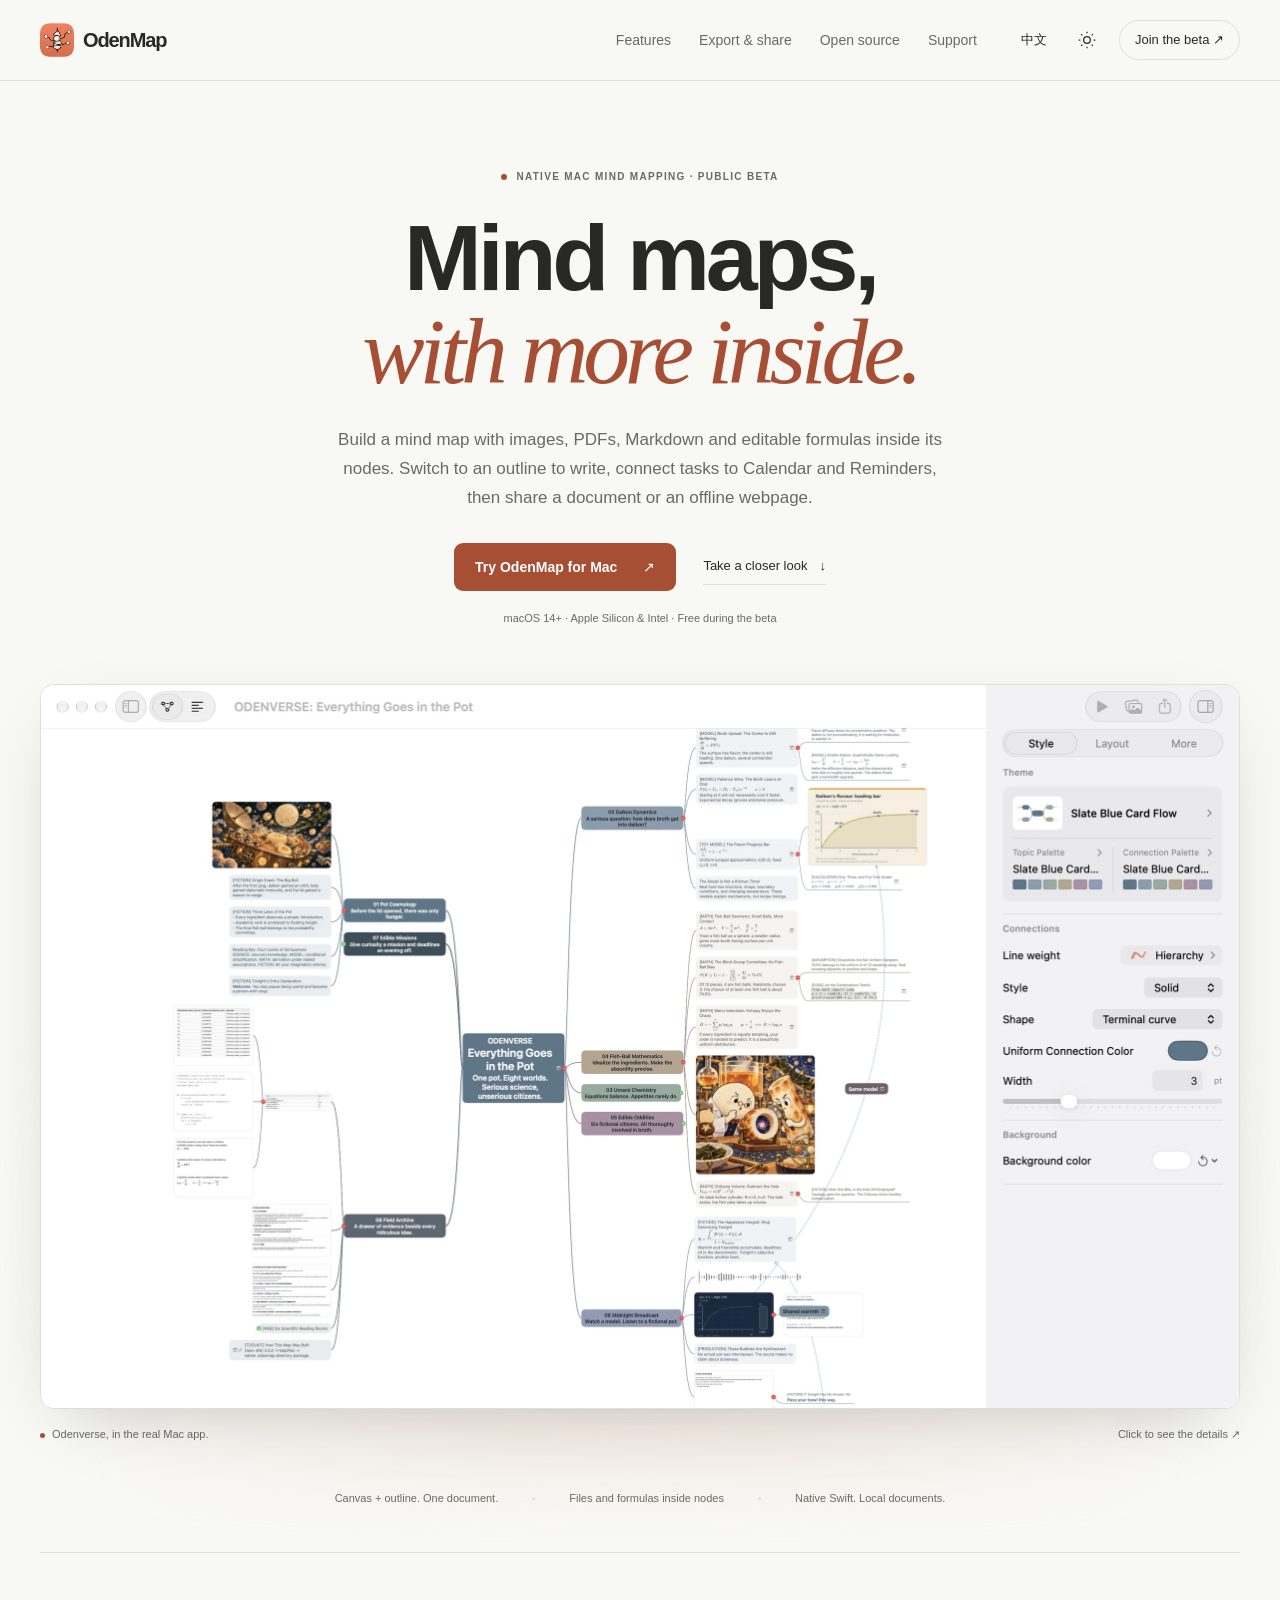
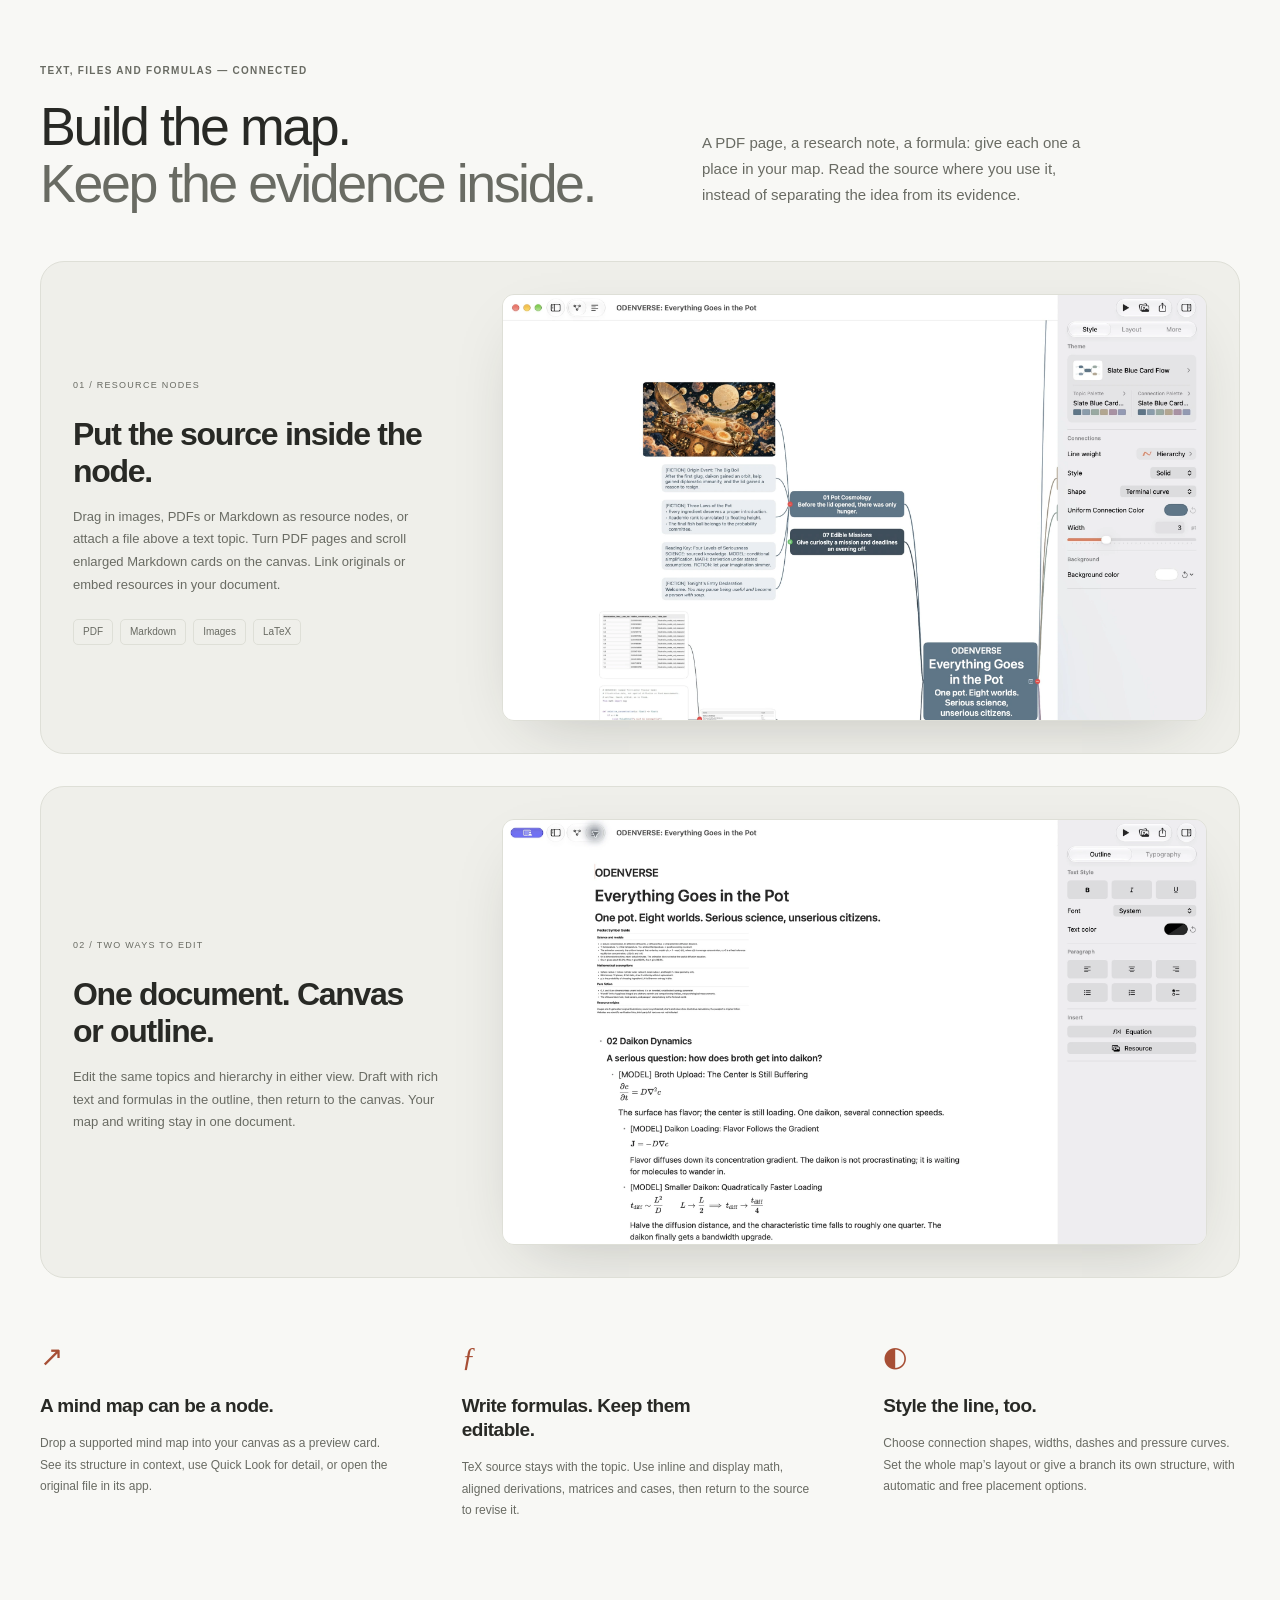
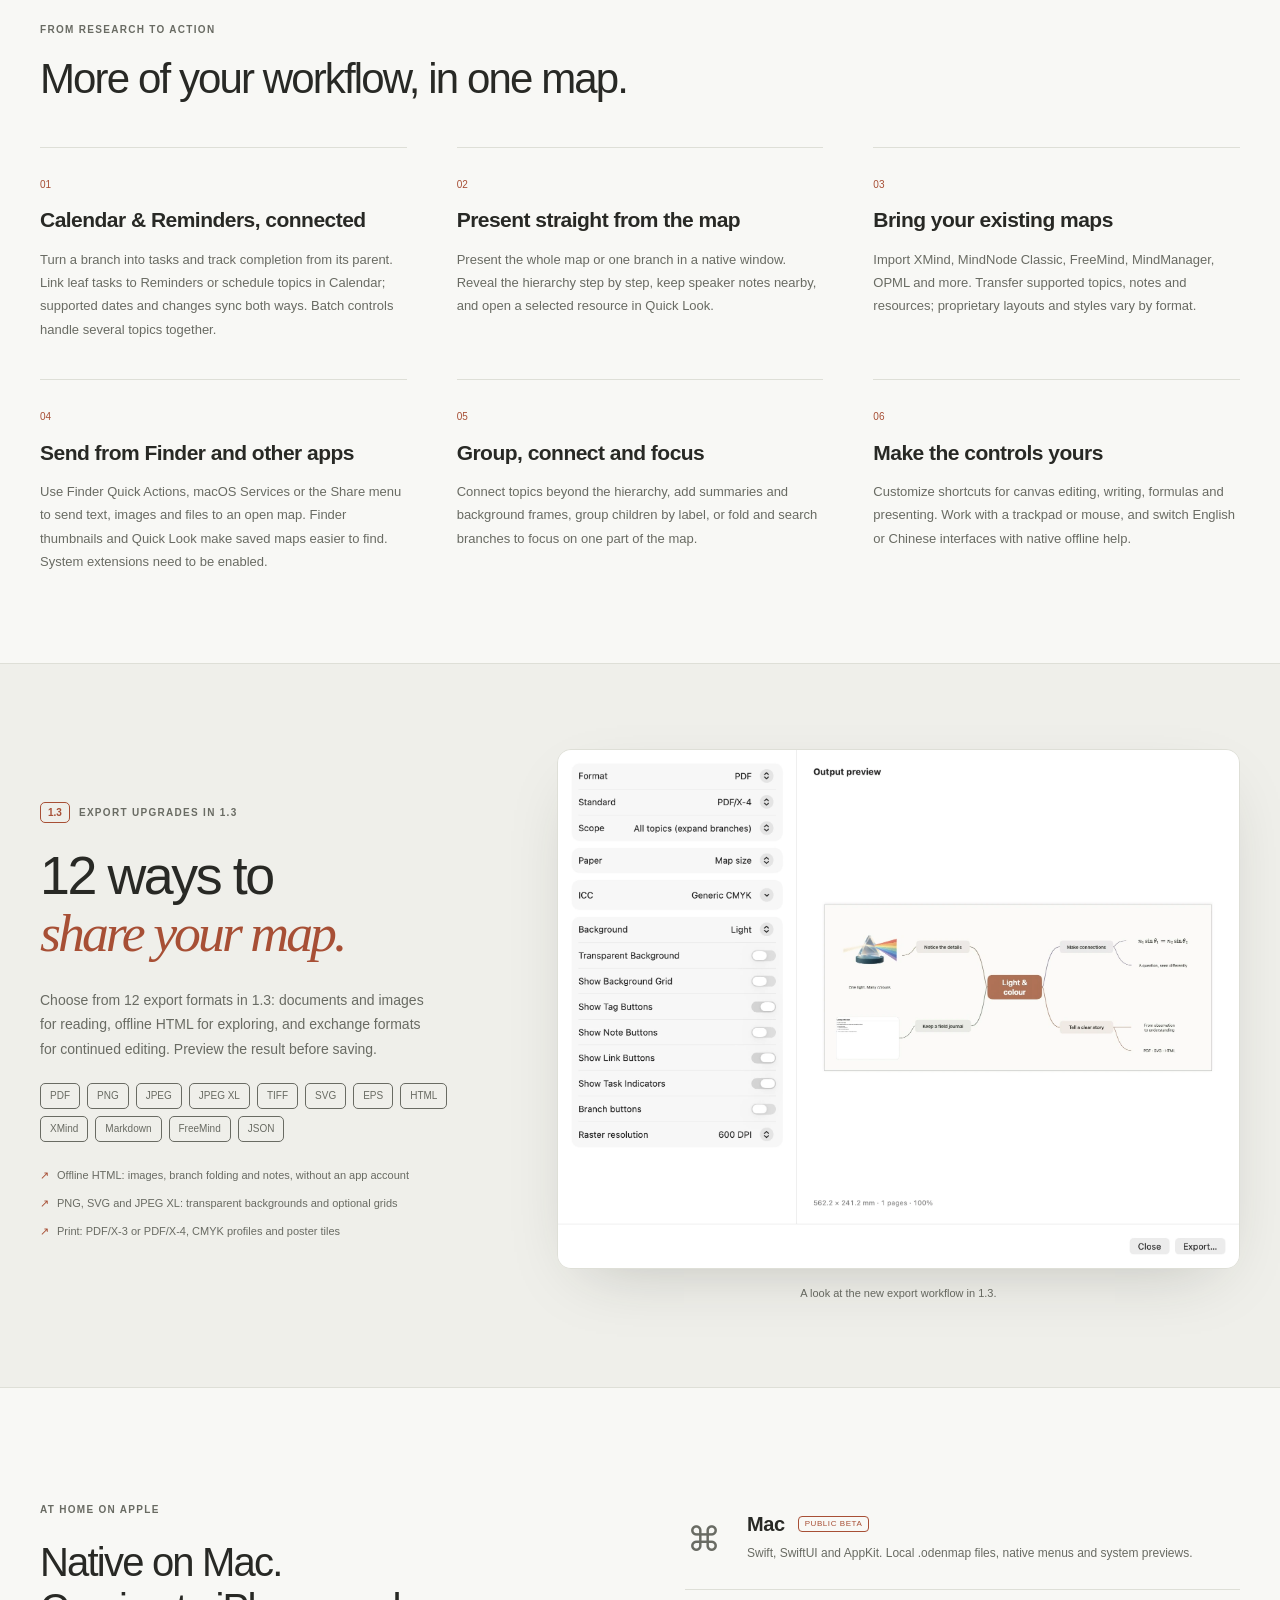
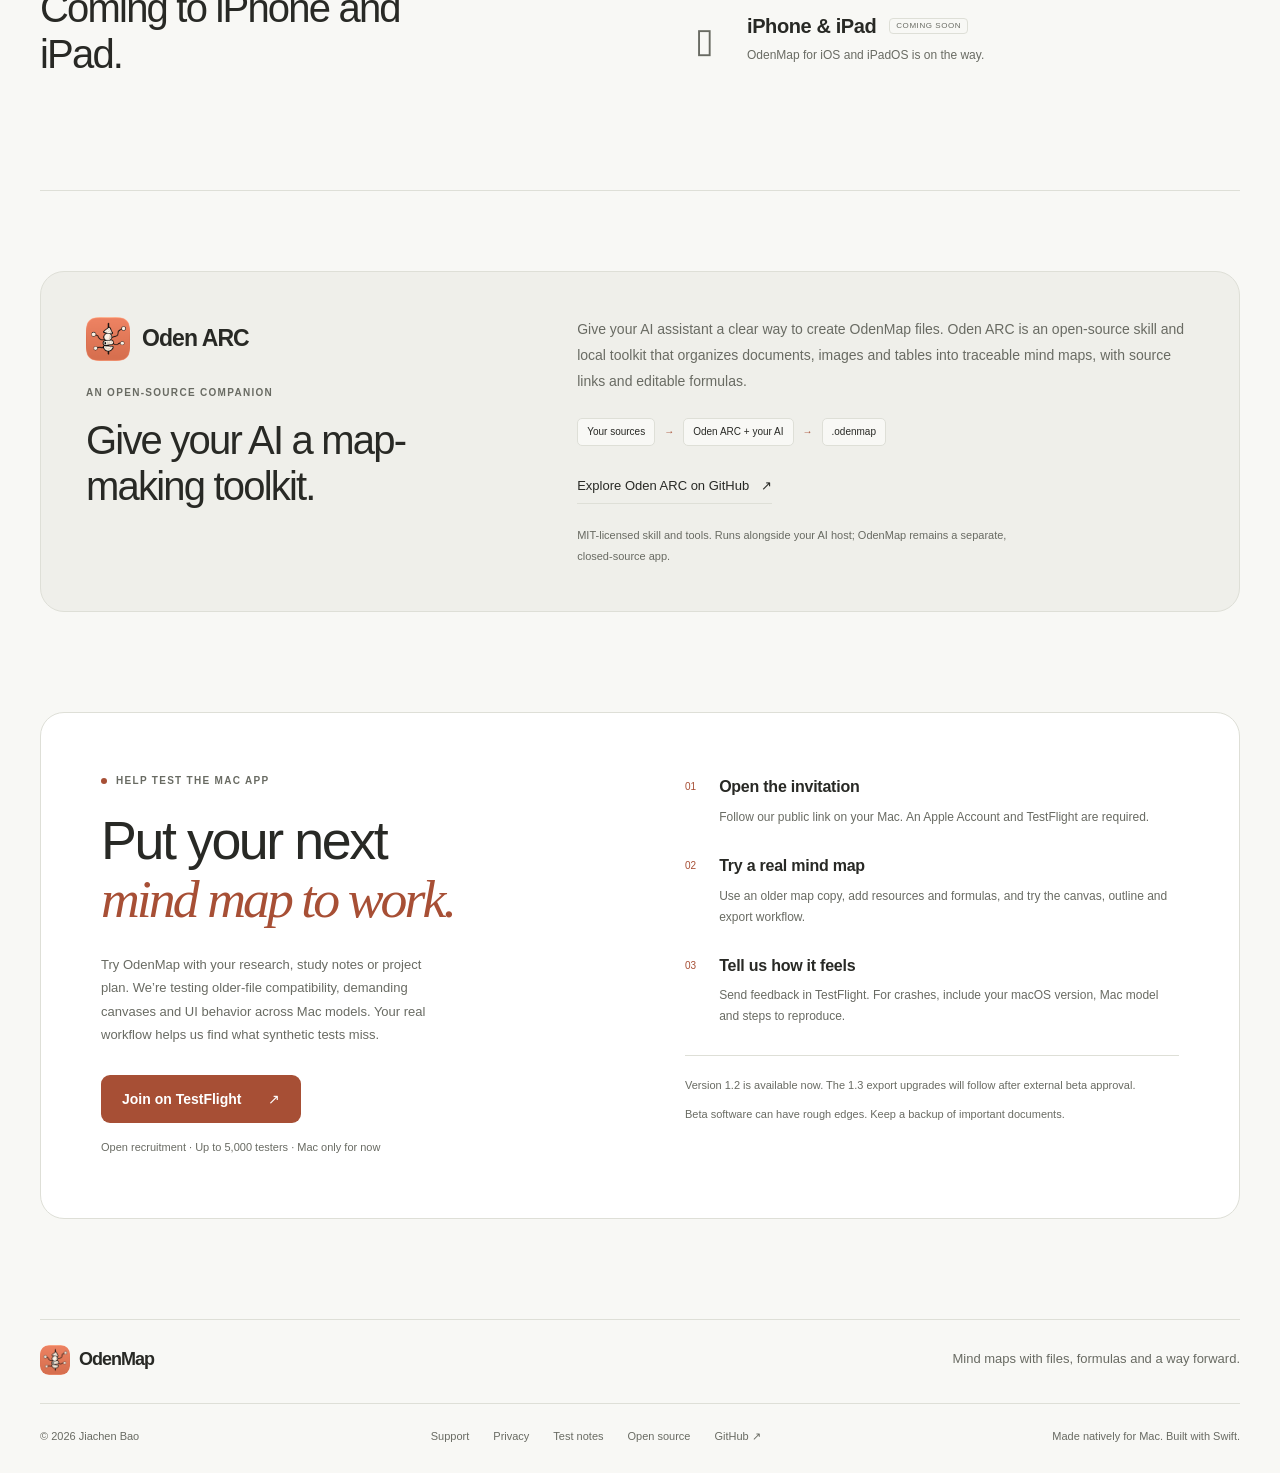
<file: index.html>
<!doctype html>
<html lang="en" data-lang="en"><head><meta charset="utf-8"><meta name="viewport" content="width=device-width,initial-scale=1">
<title>OdenMap — Native mind maps for Mac</title><meta name="description" content="A native Mac mind mapping app with resource nodes, editable formulas, canvas and outline views, and Calendar and Reminders integration. Join the public beta."><meta name="theme-color" content="#f8f8f5"><meta name="color-scheme" content="light dark"><meta property="og:title" content="OdenMap — Native mind maps for Mac"><meta property="og:description" content="Native Mac mind maps with files, formulas, tasks and an outline view. Join the TestFlight beta."><meta property="og:image" content="https://baojiachen0214.github.io/oden-website/assets/odenverse-canvas-en-light.webp">
<link rel="icon" href="assets/icon.png"><link rel="stylesheet" href="styles.css?v=5"><script defer src="site.js?v=5"></script><script>try{let q=new URLSearchParams(location.search).get('lang'),l=q==='zh'||q==='en'?q:localStorage.getItem('oden-lang')||'en',t=localStorage.getItem('oden-theme')||'system';document.documentElement.dataset.lang=l==='zh'?'zh':'en';document.documentElement.lang=l==='zh'?'zh-Hans':'en';document.documentElement.dataset.theme=t;document.documentElement.dataset.scheme=t==='dark'||t==='system'&&matchMedia('(prefers-color-scheme:dark)').matches?'dark':'light'}catch(e){document.documentElement.dataset.lang='en';document.documentElement.dataset.scheme=matchMedia('(prefers-color-scheme:dark)').matches?'dark':'light'}</script></head>
<body class="landing"><a class="skip-link" href="#main" data-i18n="skip">Skip to content</a>
<header class="site-header"><div class="header-inner">
<a class="brand" href="index.html" data-local><img src="assets/icon.png" width="34" height="34" alt=""><span>OdenMap</span></a>
<nav class="desktop-nav" aria-label="Main navigation"><a href="index.html#features" data-local data-i18n="navFeatures">Features</a><a href="index.html#share" data-local data-i18n="navExport">Export &amp; share</a><a href="index.html#open-source" data-local data-i18n="openSource">Open source</a><a href="support.html" data-local data-i18n="support">Support</a></nav>
<div class="header-controls"><button class="language-control" id="language-switch" type="button" aria-label="切换到简体中文">中文</button><details class="appearance"><summary aria-label="Appearance"><svg viewBox="0 0 24 24" fill="none" stroke="currentColor" stroke-width="1.5" aria-hidden="true"><circle cx="12" cy="12" r="4"/><path d="M12 2v2m0 16v2M2 12h2m16 0h2M5 5l1.4 1.4m11.2 11.2L19 19M5 19l1.4-1.4M17.6 6.4L19 5"/></svg></summary><div class="appearance-menu"><span data-i18n="appearance">Appearance</span><button type="button" data-theme-choice="system" data-i18n="system">System</button><button type="button" data-theme-choice="light" data-i18n="light">Light</button><button type="button" data-theme-choice="dark" data-i18n="dark">Dark</button></div></details><a class="nav-join" data-beta href="https://testflight.apple.com/join/yeJwCNAr" data-i18n="navJoin">Join the beta ↗</a></div>
</div></header><main id="main">
<section class="hero wrap"><div class="hero-intro"><div class="eyebrow"><span class="status-dot"></span><span data-i18n="heroEyebrow">NATIVE MAC MIND MAPPING · PUBLIC BETA</span></div><h1><span data-i18n="heroA">Mind maps,</span><br><em data-i18n="heroB">with more inside.</em></h1><p class="hero-lead" data-i18n="heroLead">Build a mind map with images, PDFs, Markdown and editable formulas inside its nodes. Switch to an outline to write, connect tasks to Calendar and Reminders, then share a document or an offline webpage.</p><div class="hero-actions"><a class="button primary" data-beta href="https://testflight.apple.com/join/yeJwCNAr"><span data-i18n="join">Try OdenMap for Mac</span><span aria-hidden="true">↗</span></a><a class="quiet-link" href="#features"><span data-i18n="takeLook">Take a closer look</span><span aria-hidden="true">↓</span></a></div><p class="availability" data-i18n="macRequirements">macOS 14+ · Apple Silicon & Intel · Free during the beta</p></div>
<div class="hero-showcase"><div class="hero-glow" aria-hidden="true"></div><button type="button" class="shot-button hero-shot" data-zoom aria-label="View full screenshot"><img class="product-shot" src="assets/odenverse-canvas-en-light.webp" data-shot="canvas" alt="Odenverse in OdenMap, with the native toolbar and right-hand style inspector" loading="eager" fetchpriority="high" decoding="async" width="2400" height="1450"></button><div class="shot-caption"><span><span class="caption-dot"></span><span data-i18n="actualApp">Odenverse, in the real Mac app.</span></span><span data-i18n="enlarge">Click to see the details ↗</span></div></div>
</section>
<div class="principles wrap"><span data-i18n="nativeMac">Canvas + outline. One document.</span><i></i><span data-i18n="localFiles">Files and formulas inside nodes</span><i></i><span data-i18n="swiftBuilt">Native Swift. Local documents.</span></div>
<section class="features wrap" id="features"><div class="section-heading"><p class="eyebrow" data-i18n="featureEyebrow">TEXT, FILES AND FORMULAS — CONNECTED</p><h2><span data-i18n="featureA">Build the map.</span><br><span class="muted" data-i18n="featureB">Keep the evidence inside.</span></h2><p class="section-lead" data-i18n="featureLead">A PDF page, a research note, a formula: give each one a place in your map. Read the source where you use it, instead of separating the idea from its evidence.</p></div>
<div class="feature-grid"><article class="feature-card resources-card"><div class="card-copy"><span class="feature-index">01 / <span data-i18n="resourcesLabel">RESOURCE NODES</span></span><h3 data-i18n="resourcesTitle">Put the source inside the node.</h3><p data-i18n="resourcesBody">Drag in images, PDFs or Markdown as resource nodes, or attach a file above a text topic. Turn PDF pages and scroll enlarged Markdown cards on the canvas. Link originals or embed resources in your document.</p><div class="format-tags"><span>PDF</span><span>Markdown</span><span data-i18n="imagesTag">Images</span><span>LaTeX</span></div></div><button type="button" class="shot-button " data-zoom aria-label="View full screenshot"><img class="product-shot" src="assets/odenverse-resources-en-light.webp" data-shot="resources" alt="An embedded Odenverse illustration and connected topics in the native Mac canvas" loading="lazy" decoding="async" width="2400" height="1450"></button></article>
<article class="feature-card writing-card"><div class="card-copy"><span class="feature-index">02 / <span data-i18n="writingLabel">TWO WAYS TO EDIT</span></span><h3 data-i18n="writingTitle">One document. Canvas or outline.</h3><p data-i18n="writingBody">Edit the same topics and hierarchy in either view. Draft with rich text and formulas in the outline, then return to the canvas. Your map and writing stay in one document.</p></div><button type="button" class="shot-button " data-zoom aria-label="View full screenshot"><img class="product-shot" src="assets/odenverse-writing-en-light.webp" data-shot="writing" alt="OdenMap structured writing view with topics and notes" loading="lazy" decoding="async" width="2400" height="1450"></button></article></div>
<div class="details-grid"><article><span class="detail-icon" aria-hidden="true">↗</span><h3 data-i18n="connectTitle">A mind map can be a node.</h3><p data-i18n="connectBody">Drop a supported mind map into your canvas as a preview card. See its structure in context, use Quick Look for detail, or open the original file in its app.</p></article><article><span class="detail-icon equation-icon" aria-hidden="true">ƒ</span><h3 data-i18n="mathTitle">Write formulas. Keep them editable.</h3><p data-i18n="mathBody">TeX source stays with the topic. Use inline and display math, aligned derivations, matrices and cases, then return to the source to revise it.</p></article><article><span class="detail-icon" aria-hidden="true">◐</span><h3 data-i18n="styleTitle">Style the line, too.</h3><p data-i18n="styleBody">Choose connection shapes, widths, dashes and pressure curves. Set the whole map’s layout or give a branch its own structure, with automatic and free placement options.</p></article></div>
</section>
<section class="capabilities wrap"><p class="eyebrow" data-i18n="capEyebrow">FROM RESEARCH TO ACTION</p><h2 data-i18n="capTitle">More of your workflow, in one map.</h2><div class="capability-grid"><article><span class="cap-index">01</span><h3 data-i18n="capTasksTitle">Calendar &amp; Reminders, connected</h3><p data-i18n="capTasksBody">Turn a branch into tasks and track completion from its parent. Link leaf tasks to Reminders or schedule topics in Calendar; supported dates and changes sync both ways. Batch controls handle several topics together.</p></article><article><span class="cap-index">02</span><h3 data-i18n="capPresentTitle">Present straight from the map</h3><p data-i18n="capPresentBody">Present the whole map or one branch in a native window. Reveal the hierarchy step by step, keep speaker notes nearby, and open a selected resource in Quick Look.</p></article><article><span class="cap-index">03</span><h3 data-i18n="capImportTitle">Bring your existing maps</h3><p data-i18n="capImportBody">Import XMind, MindNode Classic, FreeMind, MindManager, OPML and more. Transfer supported topics, notes and resources; proprietary layouts and styles vary by format.</p></article><article><span class="cap-index">04</span><h3 data-i18n="capShareTitle">Send from Finder and other apps</h3><p data-i18n="capShareBody">Use Finder Quick Actions, macOS Services or the Share menu to send text, images and files to an open map. Finder thumbnails and Quick Look make saved maps easier to find. System extensions need to be enabled.</p></article><article><span class="cap-index">05</span><h3 data-i18n="capOrganizeTitle">Group, connect and focus</h3><p data-i18n="capOrganizeBody">Connect topics beyond the hierarchy, add summaries and background frames, group children by label, or fold and search branches to focus on one part of the map.</p></article><article><span class="cap-index">06</span><h3 data-i18n="capControlTitle">Make the controls yours</h3><p data-i18n="capControlBody">Customize shortcuts for canvas editing, writing, formulas and presenting. Work with a trackpad or mouse, and switch English or Chinese interfaces with native offline help.</p></article></div></section>
<section class="export-section" id="share"><div class="export-inner wrap"><div class="export-copy"><p class="eyebrow"><span class="new-label">1.3</span><span data-i18n="exportEyebrow">EXPORT UPGRADES IN 1.3</span></p><h2><span data-i18n="exportA">12 ways to</span><br><em data-i18n="exportB">share your map.</em></h2><p class="section-lead" data-i18n="exportBody">Choose from 12 export formats in 1.3: documents and images for reading, offline HTML for exploring, and exchange formats for continued editing. Preview the result before saving.</p><div class="format-tags export-tags"><span>PDF</span><span>PNG</span><span>JPEG</span><span>JPEG XL</span><span>TIFF</span><span>SVG</span><span>EPS</span><span>HTML</span><span>XMind</span><span>Markdown</span><span>FreeMind</span><span>JSON</span></div><ul class="quiet-list"><li data-i18n="exportPoint1">Offline HTML: images, branch folding and notes, without an app account</li><li data-i18n="exportPoint2">PNG, SVG and JPEG XL: transparent backgrounds and optional grids</li><li data-i18n="exportPoint3">Print: PDF/X-3 or PDF/X-4, CMYK profiles and poster tiles</li></ul></div><div class="export-visual"><button type="button" class="shot-button " data-zoom aria-label="View full screenshot"><img class="product-shot" src="assets/export-light.webp" data-shot="export" alt="OdenMap 1.3 native export window with a paper preview and export options" loading="lazy" decoding="async" width="2000" height="1519"></button><p class="small-caption" data-i18n="exportCaption">A look at the new export workflow in 1.3.</p></div></div></section>
<section class="platforms wrap"><div><p class="eyebrow" data-i18n="appleEyebrow">AT HOME ON APPLE</p><h2 data-i18n="platformTitle">Native on Mac. Coming to iPhone and iPad.</h2></div><div class="platform-list"><div><span class="platform-mark" aria-hidden="true">⌘</span><div><h3>Mac <span class="small-badge" data-i18n="availableBeta">PUBLIC BETA</span></h3><p data-i18n="macPlatform">Swift, SwiftUI and AppKit. Local .odenmap files, native menus and system previews.</p></div></div><div><span class="platform-mark" aria-hidden="true">▯</span><div><h3>iPhone & iPad <span class="small-badge muted-badge" data-i18n="comingSoon">COMING SOON</span></h3><p data-i18n="mobilePlatform">OdenMap for iOS and iPadOS is on the way.</p></div></div></div></section>
<section class="arc-section wrap" id="open-source"><div class="arc-card"><div class="arc-heading"><div class="arc-identity"><img src="assets/icon.png" alt="" width="44" height="44"><span>Oden ARC</span></div><p class="eyebrow" data-i18n="arcEyebrow">AN OPEN-SOURCE COMPANION</p><h2 data-i18n="arcTitle">Give your AI a map-making toolkit.</h2></div><div class="arc-copy"><p data-i18n="arcBody">Give your AI assistant a clear way to create OdenMap files. Oden ARC is an open-source skill and local toolkit that organizes documents, images and tables into traceable mind maps, with source links and editable formulas.</p><div class="arc-flow" aria-hidden="true"><span data-i18n="arcSources">Your sources</span><i>→</i><span data-i18n="arcHost">Oden ARC + your AI</span><i>→</i><span>.odenmap</span></div><a class="quiet-link" href="https://github.com/baojiachen0214/oden-arc"><span data-i18n="arcLink">Explore Oden ARC on GitHub</span><span aria-hidden="true">↗</span></a><p class="arc-scope" data-i18n="arcScope">MIT-licensed skill and tools. Runs alongside your AI host; OdenMap remains a separate, closed-source app.</p></div></div></section>
<section class="beta-section wrap" id="beta"><div class="beta-card"><div class="beta-copy"><p class="eyebrow"><span class="status-dot"></span><span data-i18n="betaEyebrow">HELP TEST THE MAC APP</span></p><h2><span data-i18n="betaA">Put your next</span><br><em data-i18n="betaB">mind map to work.</em></h2><p data-i18n="betaBody">Try OdenMap with your research, study notes or project plan. We’re testing older-file compatibility, demanding canvases and UI behavior across Mac models. Your real workflow helps us find what synthetic tests miss.</p><a class="button primary" data-beta href="https://testflight.apple.com/join/yeJwCNAr"><span data-i18n="betaJoin">Join on TestFlight</span><span aria-hidden="true">↗</span></a><p class="beta-limit" data-i18n="betaLimit">Open recruitment · Up to 5,000 testers · Mac only for now</p></div><div class="beta-steps"><div><span>01</span><div><h3 data-i18n="step1Title">Open the invitation</h3><p data-i18n="step1Body">Follow our public link on your Mac. An Apple Account and TestFlight are required.</p></div></div><div><span>02</span><div><h3 data-i18n="step2Title">Try a real mind map</h3><p data-i18n="step2Body">Use an older map copy, add resources and formulas, and try the canvas, outline and export workflow.</p></div></div><div><span>03</span><div><h3 data-i18n="step3Title">Tell us how it feels</h3><p data-i18n="step3Body">Send feedback in TestFlight. For crashes, include your macOS version, Mac model and steps to reproduce.</p></div></div><p class="beta-version" data-i18n="betaVersion">Version 1.2 is available now. The 1.3 export upgrades will follow after external beta approval.</p><p class="beta-small" data-i18n="betaNote">Beta software can have rough edges. Keep a backup of important documents.</p></div></div></section>
</main><dialog class="image-dialog" aria-label="Screenshot"><button type="button" class="dialog-close" aria-label="Close screenshot">×</button><img alt="" src="assets/odenverse-canvas-en-light.webp"></dialog><footer class="site-footer wrap"><div class="footer-main"><a class="brand" href="index.html" data-local><img src="assets/icon.png" width="30" height="30" alt=""><span>OdenMap</span></a><p data-i18n="footerLine">Mind maps with files, formulas and a way forward.</p></div><div class="footer-bottom"><span>© 2026 Jiachen Bao</span><nav aria-label="Footer"><a href="support.html" data-local data-i18n="support">Support</a><a href="privacy.html" data-local data-i18n="privacy">Privacy</a><a href="performance.html" data-local data-i18n="testNotes">Test notes</a><a href="https://github.com/baojiachen0214/oden-arc" data-i18n="openSource">Open source</a><a href="https://github.com/baojiachen0214/oden-website/issues" rel="noopener">GitHub ↗</a></nav><span class="footer-native" data-i18n="footerNative">Made natively for Mac. Built with Swift.</span></div></footer></body></html>
</file>
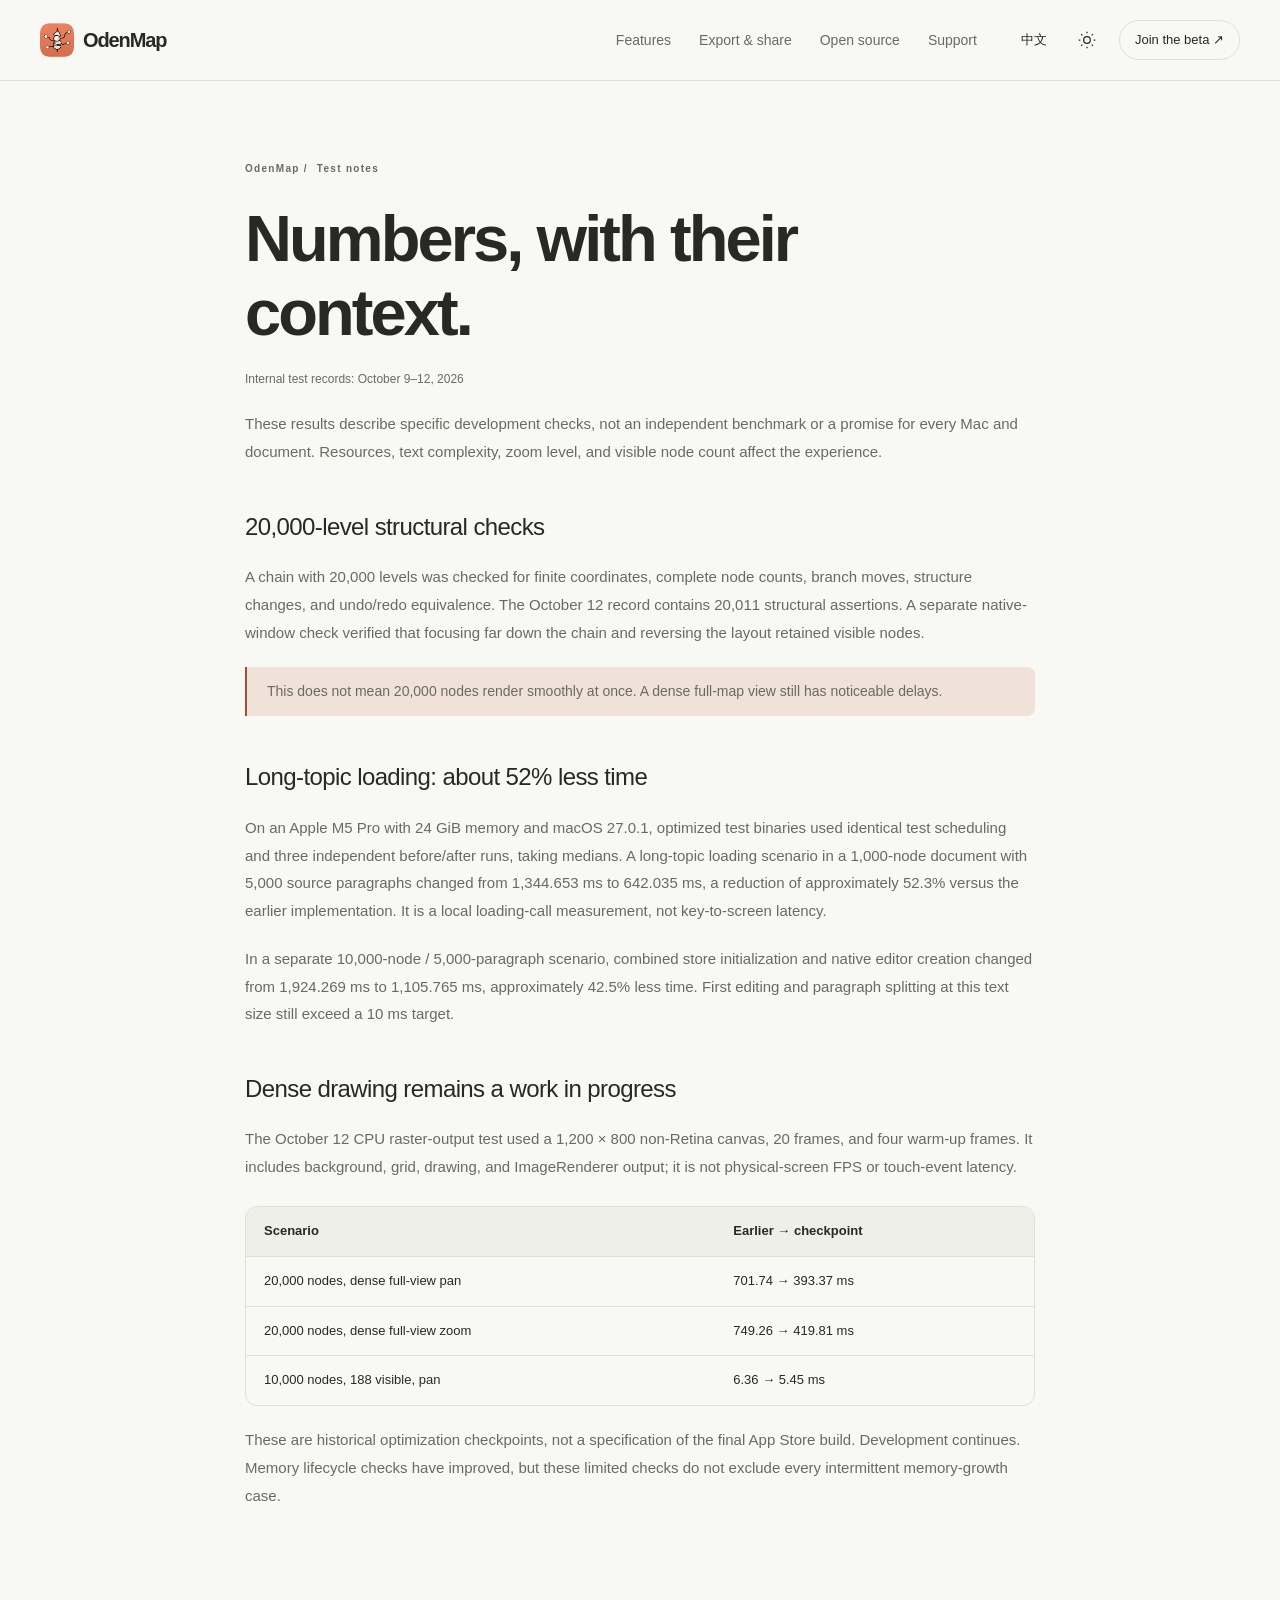
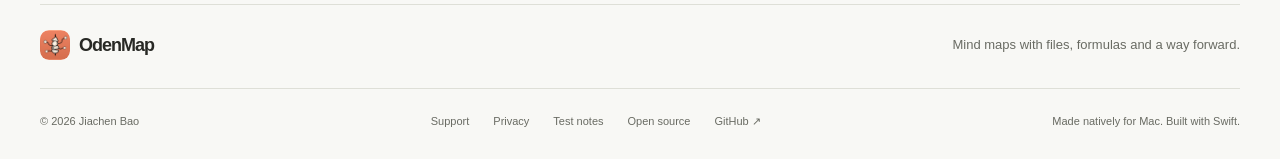
<file: performance.html>
<!doctype html>
<html lang="en" data-lang="en"><head><meta charset="utf-8"><meta name="viewport" content="width=device-width,initial-scale=1">
<title>Test notes — OdenMap</title><meta name="description" content="OdenMap historical developer test notes and their scope."><meta name="theme-color" content="#f8f8f5"><meta name="color-scheme" content="light dark"><meta property="og:title" content="OdenMap — Native mind maps for Mac"><meta property="og:description" content="Native Mac mind maps with files, formulas, tasks and an outline view. Join the TestFlight beta."><meta property="og:image" content="https://baojiachen0214.github.io/oden-website/assets/canvas-light.webp">
<link rel="icon" href="assets/icon.png"><link rel="stylesheet" href="styles.css?v=5"><script defer src="site.js?v=5"></script><script>try{let q=new URLSearchParams(location.search).get('lang'),l=q==='zh'||q==='en'?q:localStorage.getItem('oden-lang')||'en',t=localStorage.getItem('oden-theme')||'system';document.documentElement.dataset.lang=l==='zh'?'zh':'en';document.documentElement.lang=l==='zh'?'zh-Hans':'en';document.documentElement.dataset.theme=t;document.documentElement.dataset.scheme=t==='dark'||t==='system'&&matchMedia('(prefers-color-scheme:dark)').matches?'dark':'light'}catch(e){document.documentElement.dataset.lang='en';document.documentElement.dataset.scheme=matchMedia('(prefers-color-scheme:dark)').matches?'dark':'light'}</script></head>
<body class="document-page"><a class="skip-link" href="#main" data-i18n="skip">Skip to content</a>
<header class="site-header"><div class="header-inner">
<a class="brand" href="index.html" data-local><img src="assets/icon.png" width="34" height="34" alt=""><span>OdenMap</span></a>
<nav class="desktop-nav" aria-label="Main navigation"><a href="index.html#features" data-local data-i18n="navFeatures">Features</a><a href="index.html#share" data-local data-i18n="navExport">Export &amp; share</a><a href="index.html#open-source" data-local data-i18n="openSource">Open source</a><a href="support.html" data-local data-i18n="support">Support</a></nav>
<div class="header-controls"><button class="language-control" id="language-switch" type="button" aria-label="切换到简体中文">中文</button><details class="appearance"><summary aria-label="Appearance"><svg viewBox="0 0 24 24" fill="none" stroke="currentColor" stroke-width="1.5" aria-hidden="true"><circle cx="12" cy="12" r="4"/><path d="M12 2v2m0 16v2M2 12h2m16 0h2M5 5l1.4 1.4m11.2 11.2L19 19M5 19l1.4-1.4M17.6 6.4L19 5"/></svg></summary><div class="appearance-menu"><span data-i18n="appearance">Appearance</span><button type="button" data-theme-choice="system" data-i18n="system">System</button><button type="button" data-theme-choice="light" data-i18n="light">Light</button><button type="button" data-theme-choice="dark" data-i18n="dark">Dark</button></div></details><a class="nav-join" data-beta href="https://testflight.apple.com/join/yeJwCNAr" data-i18n="navJoin">Join the beta ↗</a></div>
</div></header><main id="main" class="prose wrap"><div class="eyebrow">OdenMap / <span lang="en">Test notes</span><span lang="zh-Hans">性能记录</span></div><h1><span lang="en">Numbers, with their context.</span><span lang="zh-Hans">数字，也需要上下文。</span></h1><p class="date"><span lang="en">Internal test records: October 9–12, 2026</span><span lang="zh-Hans">内部测试记录：2026 年 10 月 9–12 日</span></p><p><span lang="en">These results describe specific development checks, not an independent benchmark or a promise for every Mac and document. Resources, text complexity, zoom level, and visible node count affect the experience.</span><span lang="zh-Hans">这些结果来自特定开发检查，并非独立评测，也不是对每台 Mac、每份文稿的承诺。资源、文字复杂度、缩放和可见节点数都会影响体验。</span></p>
<h2><span lang="en">20,000-level structural checks</span><span lang="zh-Hans">两万层结构检查</span></h2><p><span lang="en">A chain with 20,000 levels was checked for finite coordinates, complete node counts, branch moves, structure changes, and undo/redo equivalence. The October 12 record contains 20,011 structural assertions. A separate native-window check verified that focusing far down the chain and reversing the layout retained visible nodes.</span><span lang="zh-Hans">两万层深链检查覆盖坐标有效性、节点完整性、分支移动、结构改变及撤销/重做一致性。10 月 12 日记录包含 20,011 项结构断言；另有原生窗口检查，验证远处聚焦和反向布局后仍有节点可见。</span></p><p class="notice"><span lang="en">This does not mean 20,000 nodes render smoothly at once. A dense full-map view still has noticeable delays.</span><span lang="zh-Hans">这不意味着两万节点同时显示仍然流畅。密集全景视野仍有明显延迟。</span></p>
<h2><span lang="en">Long-topic loading: about 52% less time</span><span lang="zh-Hans">长主题加载耗时降低约 52%</span></h2><p><span lang="en">On an Apple M5 Pro with 24 GiB memory and macOS 27.0.1, optimized test binaries used identical test scheduling and three independent before/after runs, taking medians. A long-topic loading scenario in a 1,000-node document with 5,000 source paragraphs changed from 1,344.653 ms to 642.035 ms, a reduction of approximately 52.3% versus the earlier implementation. It is a local loading-call measurement, not key-to-screen latency.</span><span lang="zh-Hans">使用 Apple M5 Pro、24 GiB 内存、macOS 27.0.1；优化测试程序采用相同调度，运行三组独立前后对照并取中位数。1,000 节点文稿中的 5,000 源段落长主题加载，由 1,344.653 ms 降至 642.035 ms，较此前实现降低约 52.3%。这是本地加载调用耗时，不是按键到屏幕的延迟。</span></p><p><span lang="en">In a separate 10,000-node / 5,000-paragraph scenario, combined store initialization and native editor creation changed from 1,924.269 ms to 1,105.765 ms, approximately 42.5% less time. First editing and paragraph splitting at this text size still exceed a 10 ms target.</span><span lang="zh-Hans">另一组 10,000 节点 / 5,000 段落场景中，文稿初始化与原生编辑器创建合计由 1,924.269 ms 降至 1,105.765 ms，降低约 42.5%。此文字规模的首次编辑和段落拆分仍未达到 10 ms 目标。</span></p>
<h2><span lang="en">Dense drawing remains a work in progress</span><span lang="zh-Hans">密集绘制仍在优化</span></h2><p><span lang="en">The October 12 CPU raster-output test used a 1,200 × 800 non-Retina canvas, 20 frames, and four warm-up frames. It includes background, grid, drawing, and ImageRenderer output; it is not physical-screen FPS or touch-event latency.</span><span lang="zh-Hans">10 月 12 日 CPU 栅格输出测试采用 1,200 × 800 非 Retina 画布、20 帧、前 4 帧预热，包含背景、网格、绘制和 ImageRenderer 输出；不等于物理屏幕 FPS 或触控事件延迟。</span></p><div class="table-scroll"><table><thead><tr><th><span lang="en">Scenario</span><span lang="zh-Hans">场景</span></th><th><span lang="en">Earlier → checkpoint</span><span lang="zh-Hans">此前 → 检查点</span></th></tr></thead><tbody><tr><td><span lang="en">20,000 nodes, dense full-view pan</span><span lang="zh-Hans">两万节点，密集全景平移</span></td><td>701.74 → 393.37 ms</td></tr><tr><td><span lang="en">20,000 nodes, dense full-view zoom</span><span lang="zh-Hans">两万节点，密集全景缩放</span></td><td>749.26 → 419.81 ms</td></tr><tr><td><span lang="en">10,000 nodes, 188 visible, pan</span><span lang="zh-Hans">万节点，188 个可见，平移</span></td><td>6.36 → 5.45 ms</td></tr></tbody></table></div><p><span lang="en">These are historical optimization checkpoints, not a specification of the final App Store build. Development continues. Memory lifecycle checks have improved, but these limited checks do not exclude every intermittent memory-growth case.</span><span lang="zh-Hans">以上是历史优化检查点，不是最终 App Store 构建的性能规格。优化仍在继续。内存生命周期检查已有改善，但有限测试不足以排除所有间歇性内存增长情况。</span></p></main><footer class="site-footer wrap"><div class="footer-main"><a class="brand" href="index.html" data-local><img src="assets/icon.png" width="30" height="30" alt=""><span>OdenMap</span></a><p data-i18n="footerLine">Mind maps with files, formulas and a way forward.</p></div><div class="footer-bottom"><span>© 2026 Jiachen Bao</span><nav aria-label="Footer"><a href="support.html" data-local data-i18n="support">Support</a><a href="privacy.html" data-local data-i18n="privacy">Privacy</a><a href="performance.html" data-local data-i18n="testNotes">Test notes</a><a href="https://github.com/baojiachen0214/oden-arc" data-i18n="openSource">Open source</a><a href="https://github.com/baojiachen0214/oden-website/issues" rel="noopener">GitHub ↗</a></nav><span class="footer-native" data-i18n="footerNative">Made natively for Mac. Built with Swift.</span></div></footer></body></html>
</file>
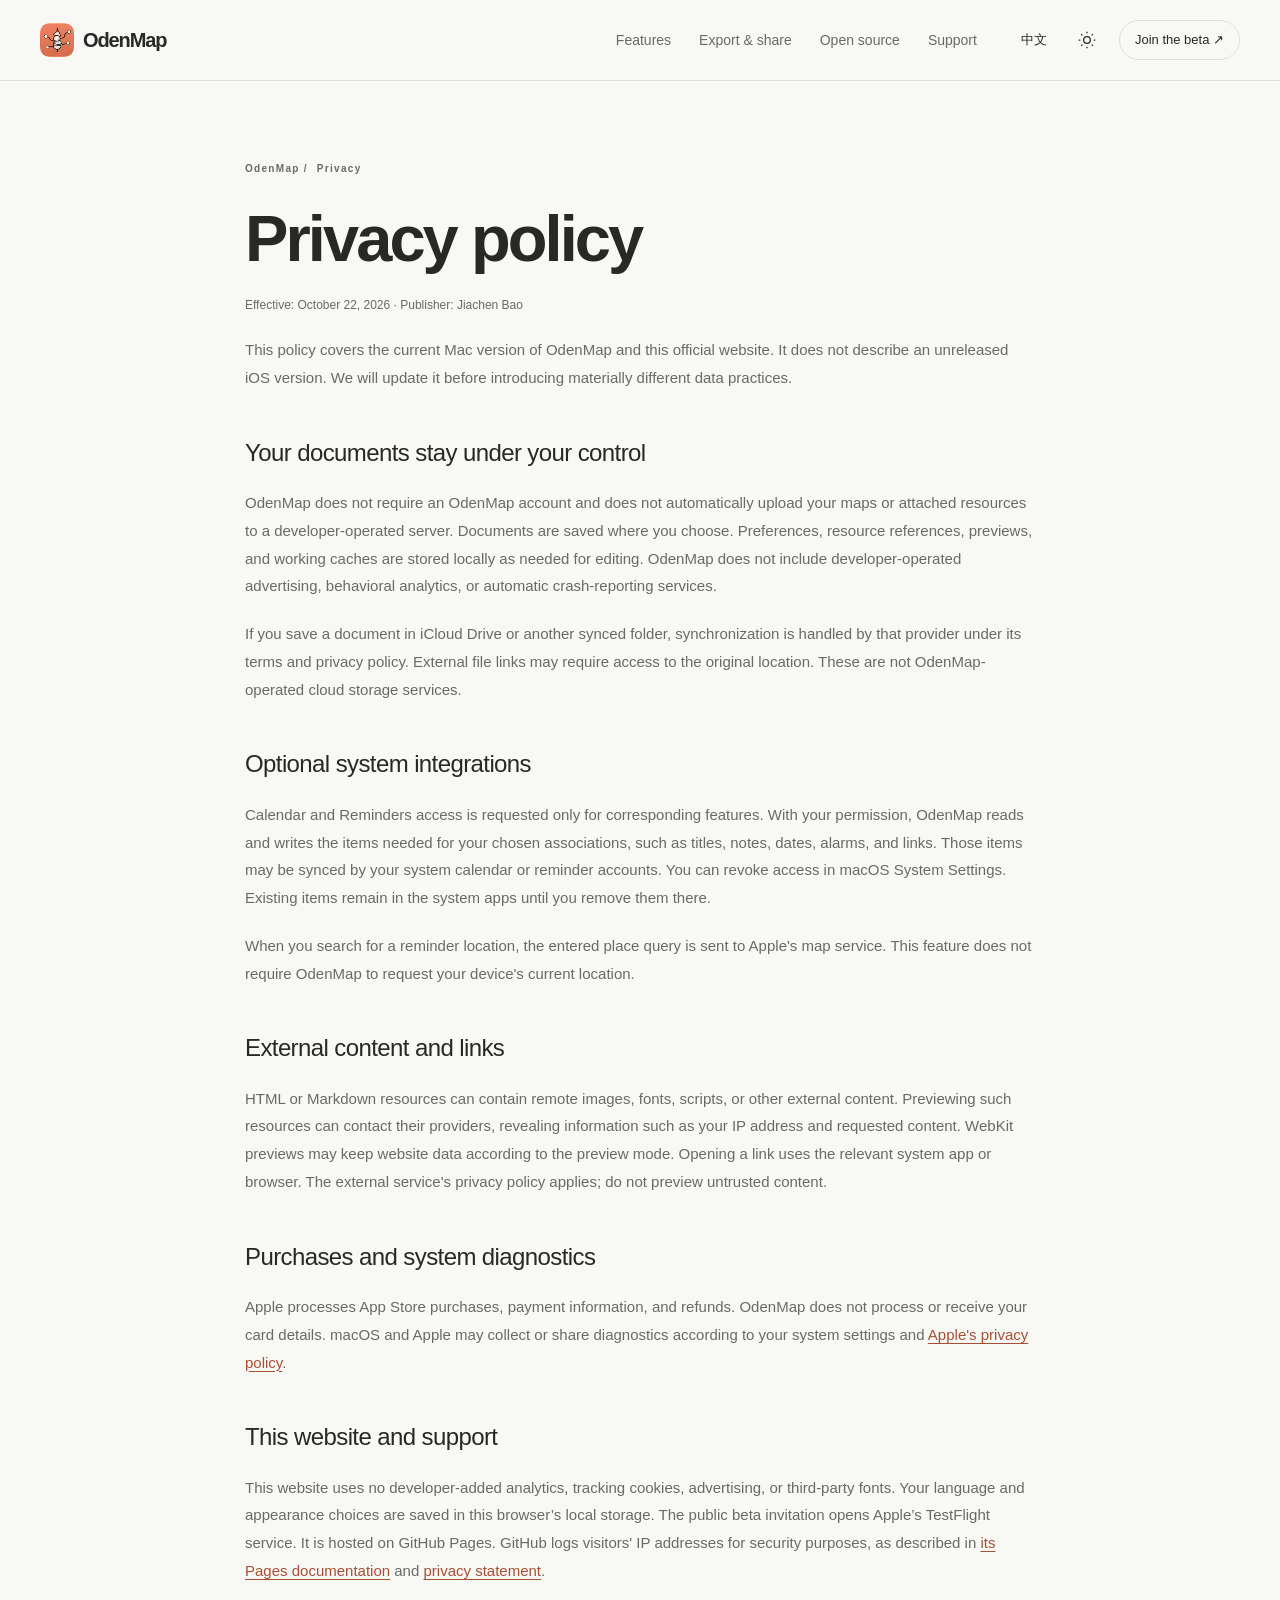
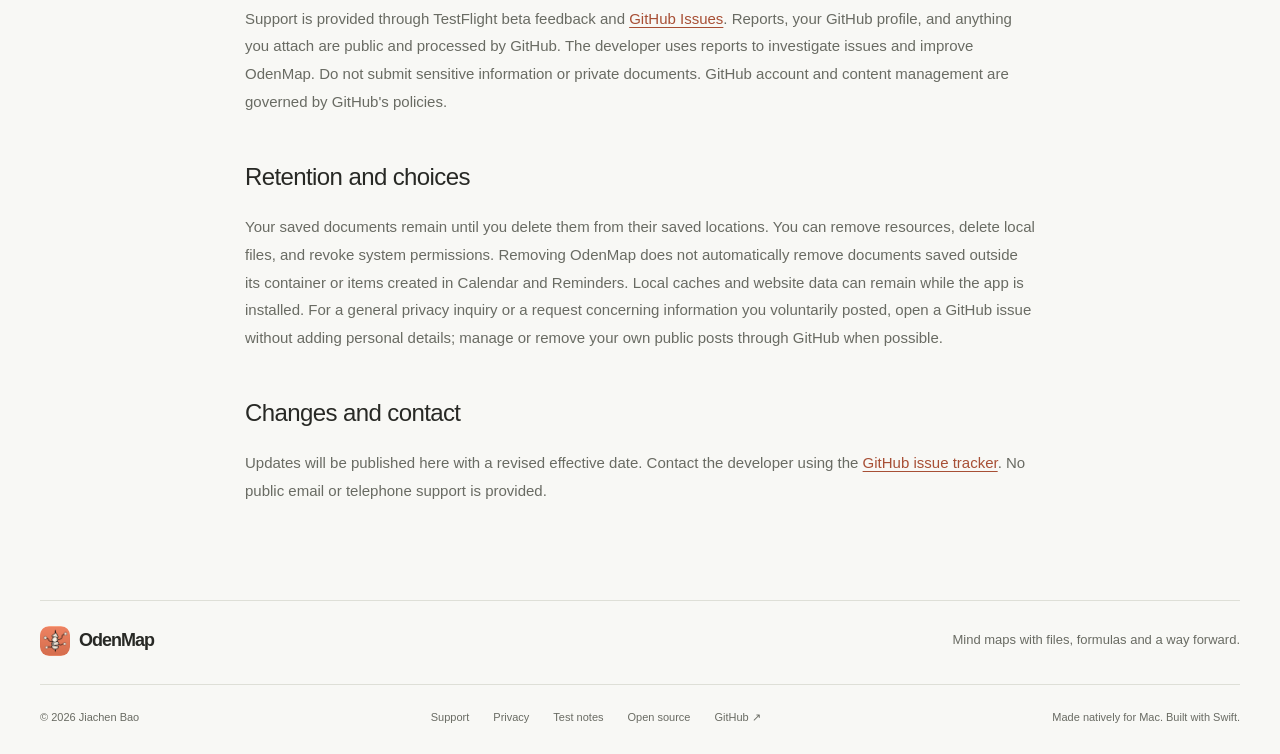
<file: privacy.html>
<!doctype html>
<html lang="en" data-lang="en"><head><meta charset="utf-8"><meta name="viewport" content="width=device-width,initial-scale=1">
<title>Privacy — OdenMap</title><meta name="description" content="OdenMap privacy policy."><meta name="theme-color" content="#f8f8f5"><meta name="color-scheme" content="light dark"><meta property="og:title" content="OdenMap — Native mind maps for Mac"><meta property="og:description" content="Native Mac mind maps with files, formulas, tasks and an outline view. Join the TestFlight beta."><meta property="og:image" content="https://baojiachen0214.github.io/oden-website/assets/canvas-light.webp">
<link rel="icon" href="assets/icon.png"><link rel="stylesheet" href="styles.css?v=5"><script defer src="site.js?v=5"></script><script>try{let q=new URLSearchParams(location.search).get('lang'),l=q==='zh'||q==='en'?q:localStorage.getItem('oden-lang')||'en',t=localStorage.getItem('oden-theme')||'system';document.documentElement.dataset.lang=l==='zh'?'zh':'en';document.documentElement.lang=l==='zh'?'zh-Hans':'en';document.documentElement.dataset.theme=t;document.documentElement.dataset.scheme=t==='dark'||t==='system'&&matchMedia('(prefers-color-scheme:dark)').matches?'dark':'light'}catch(e){document.documentElement.dataset.lang='en';document.documentElement.dataset.scheme=matchMedia('(prefers-color-scheme:dark)').matches?'dark':'light'}</script></head>
<body class="document-page"><a class="skip-link" href="#main" data-i18n="skip">Skip to content</a>
<header class="site-header"><div class="header-inner">
<a class="brand" href="index.html" data-local><img src="assets/icon.png" width="34" height="34" alt=""><span>OdenMap</span></a>
<nav class="desktop-nav" aria-label="Main navigation"><a href="index.html#features" data-local data-i18n="navFeatures">Features</a><a href="index.html#share" data-local data-i18n="navExport">Export &amp; share</a><a href="index.html#open-source" data-local data-i18n="openSource">Open source</a><a href="support.html" data-local data-i18n="support">Support</a></nav>
<div class="header-controls"><button class="language-control" id="language-switch" type="button" aria-label="切换到简体中文">中文</button><details class="appearance"><summary aria-label="Appearance"><svg viewBox="0 0 24 24" fill="none" stroke="currentColor" stroke-width="1.5" aria-hidden="true"><circle cx="12" cy="12" r="4"/><path d="M12 2v2m0 16v2M2 12h2m16 0h2M5 5l1.4 1.4m11.2 11.2L19 19M5 19l1.4-1.4M17.6 6.4L19 5"/></svg></summary><div class="appearance-menu"><span data-i18n="appearance">Appearance</span><button type="button" data-theme-choice="system" data-i18n="system">System</button><button type="button" data-theme-choice="light" data-i18n="light">Light</button><button type="button" data-theme-choice="dark" data-i18n="dark">Dark</button></div></details><a class="nav-join" data-beta href="https://testflight.apple.com/join/yeJwCNAr" data-i18n="navJoin">Join the beta ↗</a></div>
</div></header><main id="main" class="prose wrap"><div class="eyebrow">OdenMap / <span lang="en">Privacy</span><span lang="zh-Hans">隐私</span></div><h1><span lang="en">Privacy policy</span><span lang="zh-Hans">隐私政策</span></h1><p class="date"><span lang="en">Effective: October 22, 2026 · Publisher: Jiachen Bao</span><span lang="zh-Hans">生效日期：2026 年 10 月 22 日 · 开发者：包家琛</span></p><p><span lang="en">This policy covers the current Mac version of OdenMap and this official website. It does not describe an unreleased iOS version. We will update it before introducing materially different data practices.</span><span lang="zh-Hans">本政策适用于 OdenMap 当前 Mac 版本及本官网，不代表尚未发行的 iOS 版本。引入实质不同的数据处理方式前，我们会更新政策。</span></p>
<h2><span lang="en">Your documents stay under your control</span><span lang="zh-Hans">文稿由你掌握</span></h2><p><span lang="en">OdenMap does not require an OdenMap account and does not automatically upload your maps or attached resources to a developer-operated server. Documents are saved where you choose. Preferences, resource references, previews, and working caches are stored locally as needed for editing. OdenMap does not include developer-operated advertising, behavioral analytics, or automatic crash-reporting services.</span><span lang="zh-Hans">OdenMap 无需专属账号，不会自动把导图或附件上传至开发者运营的服务器。文稿保存到你选择的位置；偏好设置、资源引用、预览及工作缓存根据编辑需要保存在本地。应用不包含开发者运营的广告、行为分析或自动崩溃报告服务。</span></p><p><span lang="en">If you save a document in iCloud Drive or another synced folder, synchronization is handled by that provider under its terms and privacy policy. External file links may require access to the original location. These are not OdenMap-operated cloud storage services.</span><span lang="zh-Hans">若你把文稿保存到 iCloud Drive 或其他同步文件夹，同步由该服务商按其条款与隐私政策处理。外部资源链接可能需要访问原始位置；这些不是 OdenMap 自营云存储服务。</span></p>
<h2><span lang="en">Optional system integrations</span><span lang="zh-Hans">可选系统联动</span></h2><p><span lang="en">Calendar and Reminders access is requested only for corresponding features. With your permission, OdenMap reads and writes the items needed for your chosen associations, such as titles, notes, dates, alarms, and links. Those items may be synced by your system calendar or reminder accounts. You can revoke access in macOS System Settings. Existing items remain in the system apps until you remove them there.</span><span lang="zh-Hans">日历与提醒事项权限仅用于相应功能。授权后，OdenMap 会读取或写入你选择关联所需的条目，例如标题、备注、日期、提醒与链接。系统账户可能同步这些条目。你可在 macOS 系统设置中撤销权限；已创建的条目会保留，直到你在系统应用中删除。</span></p><p><span lang="en">When you search for a reminder location, the entered place query is sent to Apple's map service. This feature does not require OdenMap to request your device's current location.</span><span lang="zh-Hans">搜索提醒事项地点时，输入的地点查询会发送给 Apple 地图服务。此功能不要求 OdenMap 获取设备当前定位。</span></p>
<h2><span lang="en">External content and links</span><span lang="zh-Hans">外部内容与链接</span></h2><p><span lang="en">HTML or Markdown resources can contain remote images, fonts, scripts, or other external content. Previewing such resources can contact their providers, revealing information such as your IP address and requested content. WebKit previews may keep website data according to the preview mode. Opening a link uses the relevant system app or browser. The external service's privacy policy applies; do not preview untrusted content.</span><span lang="zh-Hans">HTML 或 Markdown 资源可能包含远程图片、字体、脚本或其他外部内容。预览时可能联系对应服务商，并向其提供 IP 地址和请求内容等信息。WebKit 预览可能按预览模式保留网站数据。打开链接由相应系统应用或浏览器处理，适用外部服务的隐私政策；请勿预览不可信内容。</span></p>
<h2><span lang="en">Purchases and system diagnostics</span><span lang="zh-Hans">购买与系统诊断</span></h2><p><span lang="en">Apple processes App Store purchases, payment information, and refunds. OdenMap does not process or receive your card details. macOS and Apple may collect or share diagnostics according to your system settings and <a href="https://www.apple.com/legal/privacy/">Apple's privacy policy</a>.</span><span lang="zh-Hans">App Store 的购买、支付信息与退款由 Apple 处理，OdenMap 不处理或接收银行卡信息。macOS 与 Apple 可能依照系统设置及 <a href="https://www.apple.com/legal/privacy/">Apple 隐私政策</a>收集或分享诊断信息。</span></p>
<h2><span lang="en">This website and support</span><span lang="zh-Hans">官网与反馈</span></h2><p><span lang="en">This website uses no developer-added analytics, tracking cookies, advertising, or third-party fonts. Your language and appearance choices are saved in this browser’s local storage. The public beta invitation opens Apple’s TestFlight service. It is hosted on GitHub Pages. GitHub logs visitors' IP addresses for security purposes, as described in <a href="https://docs.github.com/en/pages/getting-started-with-github-pages/what-is-github-pages#data-collection">its Pages documentation</a> and <a href="https://docs.github.com/en/site-policy/privacy-policies/github-general-privacy-statement">privacy statement</a>.</span><span lang="zh-Hans">官网不添加开发者分析工具、追踪 Cookie、广告或第三方字体，语言和外观选择保存在当前浏览器的本地存储中；公开测试邀请会打开 Apple 的 TestFlight 服务。官网使用 GitHub Pages 托管。GitHub 会为安全目的记录访问者的 IP 地址，详见其 <a href="https://docs.github.com/en/pages/getting-started-with-github-pages/what-is-github-pages#data-collection">Pages 说明</a>与<a href="https://docs.github.com/en/site-policy/privacy-policies/github-general-privacy-statement">隐私声明</a>。</span></p><p><span lang="en">Support is provided through TestFlight beta feedback and <a href="https://github.com/baojiachen0214/oden-website/issues">GitHub Issues</a>. Reports, your GitHub profile, and anything you attach are public and processed by GitHub. The developer uses reports to investigate issues and improve OdenMap. Do not submit sensitive information or private documents. GitHub account and content management are governed by GitHub's policies.</span><span lang="zh-Hans">支持入口为 TestFlight 测试反馈和 <a href="https://github.com/baojiachen0214/oden-website/issues">GitHub Issues</a>。反馈、GitHub 资料及附件公开可见，并由 GitHub 处理。开发者使用反馈排查问题和改善 OdenMap。请勿提交敏感信息或私人文稿；GitHub 账户及内容管理适用 GitHub 的政策。</span></p>
<h2><span lang="en">Retention and choices</span><span lang="zh-Hans">保留与控制</span></h2><p><span lang="en">Your saved documents remain until you delete them from their saved locations. You can remove resources, delete local files, and revoke system permissions. Removing OdenMap does not automatically remove documents saved outside its container or items created in Calendar and Reminders. Local caches and website data can remain while the app is installed. For a general privacy inquiry or a request concerning information you voluntarily posted, open a GitHub issue without adding personal details; manage or remove your own public posts through GitHub when possible.</span><span lang="zh-Hans">保存的文稿会保留，直到你从保存位置删除。你可移除资源、删除本地文件或撤销系统权限。卸载 OdenMap 不会自动删除容器外文稿，也不会删除日历或提醒事项条目。应用安装期间，本地缓存和网站数据可能保留。一般性隐私咨询或涉及你主动发布的信息，可通过 GitHub Issues 提出，但不要补充个人资料；可自行通过 GitHub 管理或移除公开帖子。</span></p>
<h2><span lang="en">Changes and contact</span><span lang="zh-Hans">更新与联系</span></h2><p><span lang="en">Updates will be published here with a revised effective date. Contact the developer using the <a href="https://github.com/baojiachen0214/oden-website/issues/new">GitHub issue tracker</a>. No public email or telephone support is provided.</span><span lang="zh-Hans">政策更新会在本页发布，并修改生效日期。请通过 <a href="https://github.com/baojiachen0214/oden-website/issues/new">GitHub Issues</a> 联系开发者；不提供公开邮箱或电话支持。</span></p></main><footer class="site-footer wrap"><div class="footer-main"><a class="brand" href="index.html" data-local><img src="assets/icon.png" width="30" height="30" alt=""><span>OdenMap</span></a><p data-i18n="footerLine">Mind maps with files, formulas and a way forward.</p></div><div class="footer-bottom"><span>© 2026 Jiachen Bao</span><nav aria-label="Footer"><a href="support.html" data-local data-i18n="support">Support</a><a href="privacy.html" data-local data-i18n="privacy">Privacy</a><a href="performance.html" data-local data-i18n="testNotes">Test notes</a><a href="https://github.com/baojiachen0214/oden-arc" data-i18n="openSource">Open source</a><a href="https://github.com/baojiachen0214/oden-website/issues" rel="noopener">GitHub ↗</a></nav><span class="footer-native" data-i18n="footerNative">Made natively for Mac. Built with Swift.</span></div></footer></body></html>
</file>
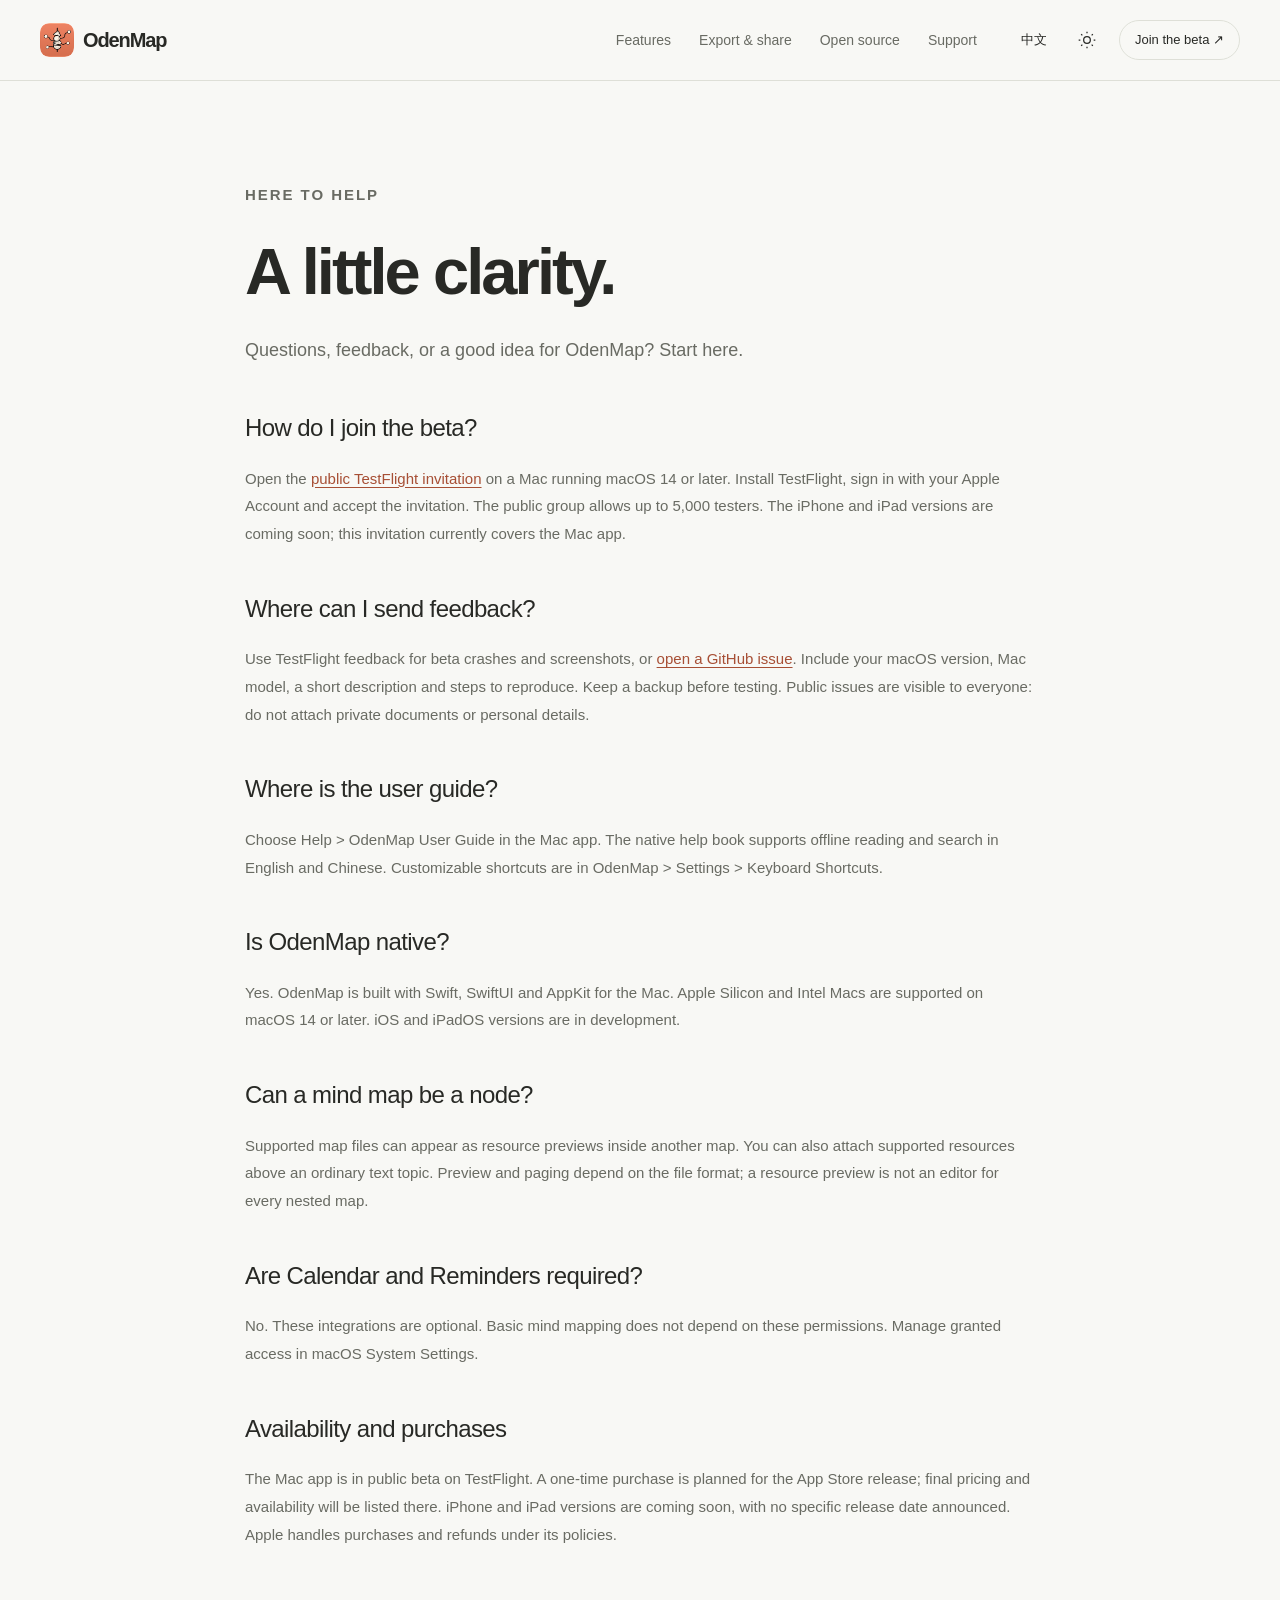
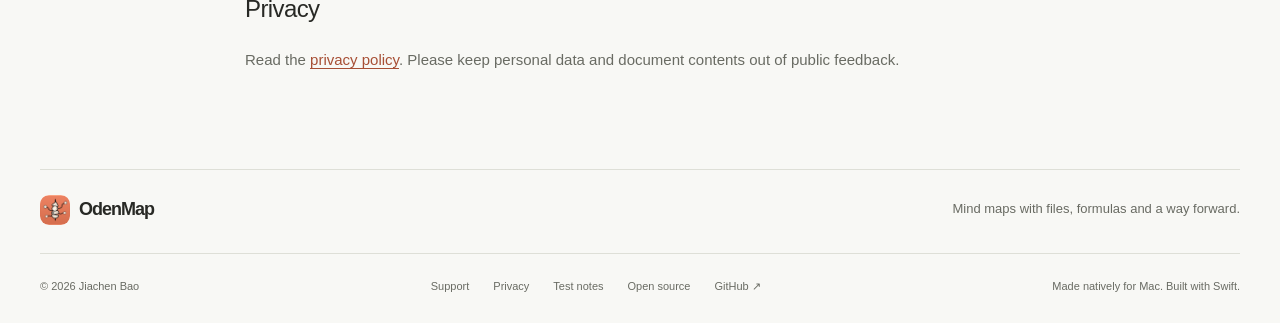
<file: support.html>
<!doctype html>
<html lang="en" data-lang="en"><head><meta charset="utf-8"><meta name="viewport" content="width=device-width,initial-scale=1">
<title>Support — OdenMap</title><meta name="description" content="Get help, join the OdenMap Mac beta, and send feedback."><meta name="theme-color" content="#f8f8f5"><meta name="color-scheme" content="light dark"><meta property="og:title" content="OdenMap — Native mind maps for Mac"><meta property="og:description" content="Native Mac mind maps with files, formulas, tasks and an outline view. Join the TestFlight beta."><meta property="og:image" content="https://baojiachen0214.github.io/oden-website/assets/canvas-light.webp">
<link rel="icon" href="assets/icon.png"><link rel="stylesheet" href="styles.css?v=5"><script defer src="site.js?v=5"></script><script>try{let q=new URLSearchParams(location.search).get('lang'),l=q==='zh'||q==='en'?q:localStorage.getItem('oden-lang')||'en',t=localStorage.getItem('oden-theme')||'system';document.documentElement.dataset.lang=l==='zh'?'zh':'en';document.documentElement.lang=l==='zh'?'zh-Hans':'en';document.documentElement.dataset.theme=t;document.documentElement.dataset.scheme=t==='dark'||t==='system'&&matchMedia('(prefers-color-scheme:dark)').matches?'dark':'light'}catch(e){document.documentElement.dataset.lang='en';document.documentElement.dataset.scheme=matchMedia('(prefers-color-scheme:dark)').matches?'dark':'light'}</script></head>
<body class="document-page"><a class="skip-link" href="#main" data-i18n="skip">Skip to content</a>
<header class="site-header"><div class="header-inner">
<a class="brand" href="index.html" data-local><img src="assets/icon.png" width="34" height="34" alt=""><span>OdenMap</span></a>
<nav class="desktop-nav" aria-label="Main navigation"><a href="index.html#features" data-local data-i18n="navFeatures">Features</a><a href="index.html#share" data-local data-i18n="navExport">Export &amp; share</a><a href="index.html#open-source" data-local data-i18n="openSource">Open source</a><a href="support.html" data-local data-i18n="support">Support</a></nav>
<div class="header-controls"><button class="language-control" id="language-switch" type="button" aria-label="切换到简体中文">中文</button><details class="appearance"><summary aria-label="Appearance"><svg viewBox="0 0 24 24" fill="none" stroke="currentColor" stroke-width="1.5" aria-hidden="true"><circle cx="12" cy="12" r="4"/><path d="M12 2v2m0 16v2M2 12h2m16 0h2M5 5l1.4 1.4m11.2 11.2L19 19M5 19l1.4-1.4M17.6 6.4L19 5"/></svg></summary><div class="appearance-menu"><span data-i18n="appearance">Appearance</span><button type="button" data-theme-choice="system" data-i18n="system">System</button><button type="button" data-theme-choice="light" data-i18n="light">Light</button><button type="button" data-theme-choice="dark" data-i18n="dark">Dark</button></div></details><a class="nav-join" data-beta href="https://testflight.apple.com/join/yeJwCNAr" data-i18n="navJoin">Join the beta ↗</a></div>
</div></header><main id="main" class="prose wrap"><p class="eyebrow"><span lang="en">HERE TO HELP</span><span lang="zh-Hans">为你解答</span></p><h1><span lang="en">A little clarity.</span><span lang="zh-Hans">多一点了解。</span></h1><p class="document-lead"><span lang="en">Questions, feedback, or a good idea for OdenMap? Start here.</span><span lang="zh-Hans">关于 OdenMap 的疑问、反馈，或一个好想法，都可以从这里开始。</span></p>
<h2><span lang="en">How do I join the beta?</span><span lang="zh-Hans">如何加入测试？</span></h2><p><span lang="en">Open the <a data-beta href="https://testflight.apple.com/join/yeJwCNAr">public TestFlight invitation</a> on a Mac running macOS 14 or later. Install TestFlight, sign in with your Apple Account and accept the invitation. The public group allows up to 5,000 testers. The iPhone and iPad versions are coming soon; this invitation currently covers the Mac app.</span><span lang="zh-Hans">使用 macOS 14 或更新系统的 Mac，打开<a data-beta href="https://testflight.apple.com/join/yeJwCNAr">TestFlight 公开邀请</a>，安装 TestFlight，登录 Apple 账户后接受邀请。公开测试组上限为 5,000 人。iPhone 与 iPad 版本即将推出，目前此邀请提供的是 Mac 版本。</span></p>
<h2><span lang="en">Where can I send feedback?</span><span lang="zh-Hans">如何反馈问题？</span></h2><p><span lang="en">Use TestFlight feedback for beta crashes and screenshots, or <a href="https://github.com/baojiachen0214/oden-website/issues">open a GitHub issue</a>. Include your macOS version, Mac model, a short description and steps to reproduce. Keep a backup before testing. Public issues are visible to everyone: do not attach private documents or personal details.</span><span lang="zh-Hans">测试版的崩溃和截图可通过 TestFlight 反馈，也可以<a href="https://github.com/baojiachen0214/oden-website/issues">提交 GitHub Issue</a>。请提供 macOS 版本、Mac 型号、问题描述及复现步骤，并在测试前保留文稿备份。公开 Issue 对所有人可见，请勿附上私人文稿或个人信息。</span></p>
<h2><span lang="en">Where is the user guide?</span><span lang="zh-Hans">在哪里查看使用手册？</span></h2><p><span lang="en">Choose Help > OdenMap User Guide in the Mac app. The native help book supports offline reading and search in English and Chinese. Customizable shortcuts are in OdenMap > Settings > Keyboard Shortcuts.</span><span lang="zh-Hans">在 Mac 应用中选择“帮助”>“OdenMap 使用手册”。原生帮助书支持中英文离线阅读与搜索；可调整的快捷键位于“OdenMap”>“设置”>“快捷键”。</span></p>
<h2><span lang="en">Is OdenMap native?</span><span lang="zh-Hans">OdenMap 是原生应用吗？</span></h2><p><span lang="en">Yes. OdenMap is built with Swift, SwiftUI and AppKit for the Mac. Apple Silicon and Intel Macs are supported on macOS 14 or later. iOS and iPadOS versions are in development.</span><span lang="zh-Hans">是的。OdenMap 使用 Swift、SwiftUI 与 AppKit 开发，支持运行 macOS 14 或更新系统的 Apple Silicon 和 Intel Mac。iOS 与 iPadOS 版本正在开发中。</span></p>
<h2><span lang="en">Can a mind map be a node?</span><span lang="zh-Hans">思维导图也能成为节点吗？</span></h2><p><span lang="en">Supported map files can appear as resource previews inside another map. You can also attach supported resources above an ordinary text topic. Preview and paging depend on the file format; a resource preview is not an editor for every nested map.</span><span lang="zh-Hans">受支持的导图文件可以作为资源预览放入另一张导图，也可以把受支持的资源嵌入普通文字节点上方。预览和翻页能力取决于格式；资源预览不等于在卡片内编辑任意层级的嵌套导图。</span></p>
<h2><span lang="en">Are Calendar and Reminders required?</span><span lang="zh-Hans">必须授权日历与提醒事项吗？</span></h2><p><span lang="en">No. These integrations are optional. Basic mind mapping does not depend on these permissions. Manage granted access in macOS System Settings.</span><span lang="zh-Hans">不需要。这些联动是可选功能，普通思维导图编辑不依赖此类授权。已授予的权限可在 macOS 系统设置中管理。</span></p>
<h2><span lang="en">Availability and purchases</span><span lang="zh-Hans">发行与购买</span></h2><p><span lang="en">The Mac app is in public beta on TestFlight. A one-time purchase is planned for the App Store release; final pricing and availability will be listed there. iPhone and iPad versions are coming soon, with no specific release date announced. Apple handles purchases and refunds under its policies.</span><span lang="zh-Hans">Mac 应用目前通过 TestFlight 公开测试，计划在 App Store 正式版采用买断制，最终价格与发行范围以 App Store 为准。iPhone 与 iPad 版本即将推出，尚未公布具体日期。购买和退款由 Apple 按其政策处理。</span></p>
<h2><span lang="en">Privacy</span><span lang="zh-Hans">隐私</span></h2><p><span lang="en">Read the <a href="privacy.html" data-local>privacy policy</a>. Please keep personal data and document contents out of public feedback.</span><span lang="zh-Hans">请阅读<a href="privacy.html" data-local>隐私政策</a>，并避免在公开反馈中发布个人信息或文稿内容。</span></p></main><footer class="site-footer wrap"><div class="footer-main"><a class="brand" href="index.html" data-local><img src="assets/icon.png" width="30" height="30" alt=""><span>OdenMap</span></a><p data-i18n="footerLine">Mind maps with files, formulas and a way forward.</p></div><div class="footer-bottom"><span>© 2026 Jiachen Bao</span><nav aria-label="Footer"><a href="support.html" data-local data-i18n="support">Support</a><a href="privacy.html" data-local data-i18n="privacy">Privacy</a><a href="performance.html" data-local data-i18n="testNotes">Test notes</a><a href="https://github.com/baojiachen0214/oden-arc" data-i18n="openSource">Open source</a><a href="https://github.com/baojiachen0214/oden-website/issues" rel="noopener">GitHub ↗</a></nav><span class="footer-native" data-i18n="footerNative">Made natively for Mac. Built with Swift.</span></div></footer></body></html>
</file>
<file: styles.css>
/* OdenMap — native product, quiet presentation. No external fonts. */
:root{color-scheme:light;--bg:#f8f8f5;--surface:#fff;--surface-soft:#efefea;--text:#282925;--muted:#696b63;--line:#dedfd7;--accent:#a74f35;--accent-hover:#8e402a;--accent-wash:#f0e2d8;--button-text:#fff;--header:rgb(248 248 245 / .9);--shadow:0 22px 65px -28px rgb(35 37 29 / .26);--radius:24px}
:root[data-scheme=dark]{color-scheme:dark;--bg:#191b19;--surface:#232623;--surface-soft:#292d28;--text:#e9eae3;--muted:#a9ada1;--line:#383d35;--accent:#e6a387;--accent-hover:#f1b69e;--accent-wash:#3c3029;--button-text:#231c17;--header:rgb(25 27 25 / .91);--shadow:0 24px 75px -22px rgb(0 0 0 / .65)}
*{box-sizing:border-box}html{scroll-behavior:smooth;scroll-padding-top:100px}body{margin:0;background:var(--bg);color:var(--text);font-family:-apple-system,BlinkMacSystemFont,"Segoe UI",sans-serif;-webkit-font-smoothing:antialiased;font-size:16px;line-height:1.6}button,a,summary{-webkit-tap-highlight-color:transparent}button{font:inherit;color:inherit}button,summary{cursor:pointer}a{color:inherit;text-decoration:none}img{display:block;max-width:100%}button{border:0}::selection{background:var(--accent-wash);color:var(--text)}:focus-visible{outline:3px solid var(--accent);outline-offset:5px}h1,h2,h3,p{margin:0}h1,h2,h3{line-height:1.1;letter-spacing:-.045em;font-weight:550}em{font-family:Georgia,"Times New Roman",serif;font-weight:400;letter-spacing:-.055em}button:disabled{cursor:default}.wrap{width:min(1200px,calc(100% - 80px));margin-inline:auto}.skip-link{position:fixed;top:10px;left:16px;padding:10px 16px;background:var(--surface);z-index:100;transform:translateY(-180%)}.skip-link:focus{transform:none}.muted{color:var(--muted)}
html[data-lang=en] [lang=zh-Hans],html[data-lang=zh] [lang=en]{display:none!important}html[data-lang=zh] em{font-family:inherit;font-style:normal;font-weight:500;letter-spacing:-.04em}html[data-lang=zh] h1,html[data-lang=zh] h2,html[data-lang=zh] h3{letter-spacing:-.025em}html[data-lang=zh] .hero h1{line-height:1.2}
.site-header{position:sticky;top:0;z-index:30;background:var(--header);border-bottom:1px solid var(--line);backdrop-filter:blur(20px);-webkit-backdrop-filter:blur(20px)}.header-inner{max-width:1440px;margin:auto;min-height:80px;padding:15px 40px;display:flex;align-items:center;gap:36px}.brand{display:inline-flex;align-items:center;gap:9px;flex-shrink:0;font-size:20px;letter-spacing:-.055em;font-weight:650}.brand img{border-radius:9px}.desktop-nav{display:flex;gap:28px;margin-left:auto;font-size:14px;color:var(--muted)}.desktop-nav a:hover,.footer-bottom a:hover{color:var(--accent)}.header-controls{display:flex;align-items:center;gap:12px}.language-control{background:none;padding:8px;font-size:13px;min-height:40px;min-width:40px}.nav-join{font-size:13px;padding:9px 15px;border:1px solid var(--line);border-radius:99px;white-space:nowrap}.nav-join:hover{border-color:var(--accent);color:var(--accent)}.appearance{position:relative}.appearance summary{list-style:none;width:40px;height:40px;display:grid;place-items:center;border-radius:50%}.appearance summary::-webkit-details-marker{display:none}.appearance summary:hover,.language-control:hover{background:var(--surface-soft)}.appearance svg{width:20px;height:20px}.appearance-menu{position:absolute;right:0;top:49px;width:175px;padding:8px;border:1px solid var(--line);border-radius:14px;box-shadow:var(--shadow);background:var(--surface)}.appearance-menu>span{display:block;padding:7px 10px;font-size:11px;color:var(--muted);text-transform:uppercase;letter-spacing:.09em}.appearance-menu button{width:100%;text-align:left;background:none;padding:8px 11px;border-radius:7px;font-size:14px}.appearance-menu button[aria-pressed=true]{background:var(--accent-wash);color:var(--accent)}.appearance-menu button[aria-pressed=true]:after{content:'✓';float:right}.appearance-menu button:hover{background:var(--surface-soft)}
.hero{padding-top:88px}.hero-intro{max-width:760px;margin:auto;text-align:center}.eyebrow{display:flex;align-items:center;gap:9px;font-size:10px;font-weight:600;letter-spacing:.13em;color:var(--muted);line-height:1.5}.hero .eyebrow{justify-content:center}.status-dot{width:6px;height:6px;background:var(--accent);border-radius:50%;display:inline-block;flex-shrink:0}.hero h1{font-size:clamp(64px,7.3vw,102px);margin-top:28px;line-height:.99}.hero h1 em{color:var(--accent)}.hero-lead{max-width:480px;margin:28px auto 0;color:var(--muted);font-size:17px;line-height:1.7;text-wrap:pretty}.hero-actions{display:flex;justify-content:center;align-items:center;gap:27px;margin-top:30px}.button{display:inline-flex;gap:26px;align-items:center;justify-content:center;padding:13px 21px;font-size:14px;border-radius:9px;font-weight:550;min-height:48px;transition:background .15s,transform .15s}.primary{background:var(--accent);color:var(--button-text)}.primary:hover{background:var(--accent-hover);transform:translateY(-1px)}.quiet-link{font-size:13px;display:inline-flex;gap:12px;align-items:center;border-bottom:1px solid var(--line);padding:7px 0}.quiet-link:hover{border-color:var(--accent)}.availability{font-size:10px;color:var(--muted);margin-top:19px}.hero-showcase{position:relative;margin-top:56px}.hero-glow{position:absolute;inset:5% -2% -5%;background:radial-gradient(ellipse at 50% 65%,var(--accent-wash),transparent 70%);filter:blur(30px);z-index:-1}.shot-button{display:block;width:100%;padding:0;background:var(--surface);overflow:hidden;border-radius:12px;border:1px solid var(--line);box-shadow:var(--shadow);transition:transform .25s}.shot-button:hover{border-color:var(--accent)}.product-shot{width:100%;height:auto}.hero-shot{border-radius:14px}.shot-caption{display:flex;justify-content:space-between;color:var(--muted);font-size:10px;margin-top:17px;gap:15px}.shot-caption>span:first-child{display:flex;align-items:center;gap:7px}.caption-dot{width:5px;height:5px;border-radius:50%;background:var(--accent)}.principles{display:flex;align-items:center;justify-content:center;gap:34px;color:var(--muted);padding:46px 0 44px;border-bottom:1px solid var(--line);font-size:11px}.principles i{width:3px;height:3px;border-radius:50%;background:var(--line)}
.features{padding-block:110px 100px}.section-heading{display:grid;grid-template-columns:1.1fr 1fr;align-items:end;gap:20px 70px;margin-bottom:48px}.section-heading .eyebrow{grid-column:1/-1}h2{font-size:clamp(38px,4.2vw,58px);font-weight:500;line-height:1.07}.section-lead{font-size:15px;color:var(--muted);line-height:1.75;max-width:395px;text-wrap:pretty}.section-heading .section-lead{padding-bottom:4px}.feature-grid{display:grid;grid-template-columns:1fr 1fr;gap:24px}.feature-card{border:1px solid var(--line);border-radius:var(--radius);overflow:hidden;background:var(--surface-soft);padding:35px 0 0;display:flex;flex-direction:column;min-width:0}.card-copy{padding:0 34px;max-width:470px}.feature-index{font-size:9px;letter-spacing:.14em;color:var(--muted)}.feature-card h3{font-size:30px;margin-top:21px;letter-spacing:-.04em;max-width:350px;line-height:1.15}.feature-card p{font-size:13px;color:var(--muted);line-height:1.75;margin-top:16px;max-width:365px}.format-tags{display:flex;gap:7px;flex-wrap:wrap;margin-top:22px}.format-tags span{font-size:10px;padding:4px 9px;border:1px solid var(--line);border-radius:5px;color:var(--muted)}.feature-card .card-copy{padding-bottom:34px}.details-grid{display:grid;grid-template-columns:repeat(3,minmax(0,1fr));gap:65px;margin-top:65px}.detail-icon{display:block;font-size:28px;line-height:1;color:var(--accent);font-weight:300;margin-bottom:23px}.equation-icon{font-family:Georgia,serif;font-style:italic}.details-grid h3{font-size:19px;line-height:1.25;letter-spacing:-.025em;max-width:250px}.details-grid p{font-size:12px;line-height:1.8;color:var(--muted);margin-top:15px}
.export-section{background:var(--surface-soft);border-block:1px solid var(--line);padding-block:85px}.export-inner{display:grid;grid-template-columns:.85fr 1.3fr;align-items:center;gap:70px}.export-copy h2{margin-top:24px}.export-copy h2 em{color:var(--accent)}.export-copy .section-lead{margin-top:25px;font-size:14px}.new-label{font-size:10px;letter-spacing:0;border:1px solid var(--accent);color:var(--accent);padding:2px 7px;border-radius:5px}.export-tags span{border-color:var(--muted)}.quiet-list{list-style:none;padding:0;margin:25px 0 0;font-size:11px;color:var(--muted)}.quiet-list li{margin:10px 0;padding-left:17px;position:relative}.quiet-list li:before{content:'↗';position:absolute;left:0;color:var(--accent)}.small-caption{font-size:10px;color:var(--muted);margin-top:16px;text-align:center}.export-visual{min-width:0}.export-visual .shot-button{border-radius:16px}
.platforms{padding-block:100px;display:grid;grid-template-columns:1fr 1fr;gap:90px;align-items:center;border-bottom:1px solid var(--line)}.platforms h2{font-size:40px;margin-top:22px;max-width:360px;line-height:1.15}.platform-list>div{display:flex;align-items:center;gap:24px;padding:25px 0}.platform-list>div+div{border-top:1px solid var(--line)}.platform-mark{font-size:34px;line-height:1;font-weight:300;width:38px;text-align:center;color:var(--muted)}.platform-list h3{font-size:20px;letter-spacing:-.02em;display:flex;align-items:center;gap:13px;flex-wrap:wrap}.small-badge{border:1px solid var(--accent);border-radius:4px;padding:3px 6px;font-size:8px;letter-spacing:.07em;line-height:1;color:var(--accent);font-weight:500}.muted-badge{border-color:var(--line);color:var(--muted)}.platform-list p{font-size:12px;color:var(--muted);margin-top:9px}
.beta-section{padding-block:100px}.beta-card{border:1px solid var(--line);border-radius:var(--radius);padding:60px;background:var(--surface);display:grid;grid-template-columns:1fr 1fr;gap:90px}.beta-copy h2{margin-top:24px}.beta-copy h2 em{color:var(--accent)}.beta-copy>p:not(.eyebrow){margin-top:25px;font-size:13px;max-width:340px;color:var(--muted);line-height:1.8}.beta-copy>.button{margin-top:28px}.beta-copy>.beta-limit{font-size:9px!important;margin-top:15px!important}.beta-steps{padding-top:4px}.beta-steps>div{display:flex;gap:23px;margin-bottom:28px}.beta-steps>div>span{font-size:10px;color:var(--accent);padding-top:2px;font-variant-numeric:tabular-nums}.beta-steps h3{font-size:16px;letter-spacing:-.015em;line-height:1.3}.beta-steps p{font-size:12px;color:var(--muted);line-height:1.75;margin-top:9px}.beta-steps>.beta-version{font-size:11px;padding-top:20px;border-top:1px solid var(--line)}.beta-steps>.beta-small{font-size:10px}
.site-footer{padding-block:25px 28px;border-top:1px solid var(--line)}.footer-main{display:flex;align-items:center;justify-content:space-between;padding:0 0 28px}.footer-main p{font-size:13px;color:var(--muted)}.footer-main .brand{font-size:18px}.footer-bottom{border-top:1px solid var(--line);padding-top:24px;display:flex;gap:30px;align-items:center;justify-content:space-between;font-size:10px;color:var(--muted)}.footer-bottom nav{display:flex;gap:24px}.footer-native{text-align:right}.prose{max-width:790px;padding-block:80px 95px}.prose h1{font-size:clamp(42px,6vw,65px);margin-top:26px;line-height:1.14}.prose .document-lead{font-size:18px;margin-top:25px}.prose p{font-size:15px;color:var(--muted);line-height:1.85;margin-top:20px}.prose h2{font-size:24px;letter-spacing:-.025em;line-height:1.35;margin-top:45px}.prose a{color:var(--accent);text-decoration:underline;text-underline-offset:3px}.prose .date{font-size:12px;margin-top:18px}.prose .notice{border-left:2px solid var(--accent);padding:12px 20px;background:var(--accent-wash);border-radius:0 8px 8px 0;font-size:14px}.table-scroll{overflow-x:auto;margin-top:25px;border:1px solid var(--line);border-radius:12px}table{border-collapse:collapse;width:100%;font-size:13px;text-align:left}th,td{padding:14px 18px;border-bottom:1px solid var(--line)}th{background:var(--surface-soft);font-weight:550}tr:last-child td{border-bottom:0}
.image-dialog{border:0;border-radius:16px;padding:0;background:var(--surface);color:var(--text);max-width:min(1600px,96vw);max-height:94dvh;overflow:auto;box-shadow:0 20px 100px #0008}.image-dialog::backdrop{background:rgb(12 14 11 / .85);backdrop-filter:blur(12px)}.image-dialog img{max-height:90dvh;width:auto;max-width:94vw;object-fit:contain}.dialog-close{position:fixed;top:20px;right:25px;width:42px;height:42px;border-radius:50%;background:var(--surface);border:1px solid var(--line);color:var(--text);font-size:28px;z-index:1;line-height:1}.dialog-close:hover{background:var(--accent-wash)}
@media(min-width:1600px){.hero{padding-top:100px}}@media(max-width:1000px){.desktop-nav{gap:18px}.header-inner{gap:24px;padding-inline:28px}.wrap{width:calc(100% - 56px)}.hero{padding-top:70px}.hero h1{font-size:85px}.feature-card{padding-top:28px}.card-copy{padding-inline:25px}.feature-card h3{font-size:27px}.details-grid{gap:35px}.export-inner{gap:38px}.beta-card{padding:40px;gap:40px}.footer-native{display:none}.platforms{gap:45px}.section-heading{gap:24px 45px}}
@media(max-width:760px){.header-inner{min-height:68px;padding:12px 22px;gap:15px}.brand{font-size:20px}.brand img{width:31px;height:31px}.desktop-nav{display:none}.header-controls{margin-left:auto;gap:4px}.nav-join{font-size:11px;padding:8px 12px;margin-left:5px}.wrap{width:calc(100% - 44px)}.hero{padding-top:58px}.hero h1{font-size:clamp(58px,10vw,80px)}.hero-lead{font-size:16px;max-width:420px}.hero-showcase{margin-top:40px}.hero-shot{border-radius:10px}.shot-caption{font-size:9px}.shot-caption>span:last-child{display:none}.principles{gap:17px;padding-block:32px;font-size:9px}.features{padding-block:70px}.section-heading{grid-template-columns:1fr;gap:20px;margin-bottom:32px}.section-heading .section-lead{max-width:450px}.feature-grid{gap:20px}.feature-card h3{font-size:24px}.feature-card p{font-size:12px}.card-copy{padding-inline:23px}.format-tags{gap:5px}.format-tags span{font-size:9px;padding-inline:7px}.details-grid{gap:25px;margin-top:42px}.details-grid h3{font-size:16px}.details-grid p{font-size:11px}.export-section{padding-block:65px}.export-inner{grid-template-columns:1fr;gap:38px}.export-copy .section-lead{max-width:440px}.export-visual{max-width:650px}.export-copy h2{font-size:48px}.platforms{padding-block:65px;grid-template-columns:1fr;gap:20px}.platforms h2{font-size:36px;max-width:none}.platform-list>div{padding-block:22px}.beta-section{padding-block:65px}.beta-card{grid-template-columns:1fr;gap:40px;padding:35px}.beta-copy>p:not(.eyebrow){max-width:440px}.beta-steps{padding:0}.beta-steps>div{margin-bottom:23px}.footer-main{align-items:flex-start;gap:20px}.footer-main p{font-size:11px;max-width:165px;text-align:right}.footer-bottom{flex-wrap:wrap;gap:18px}.footer-bottom nav{gap:22px}.prose{padding-block:55px 70px}.prose p{font-size:14px}}
@media(max-width:520px){.header-inner{padding-inline:19px}.nav-join{display:none}.wrap{width:calc(100% - 38px)}.hero{padding-top:49px}.hero .eyebrow{font-size:8px;letter-spacing:.12em}.hero h1{font-size:clamp(51px,13.2vw,69px);margin-top:23px;line-height:1.02}.hero-lead{font-size:14px;margin-top:22px;max-width:325px;line-height:1.8}.hero-actions{flex-direction:column;gap:15px;margin-top:25px}.button{font-size:13px;padding:12px 20px}.quiet-link{font-size:11px}.availability{font-size:8px;max-width:270px;margin:15px auto 0}.hero-showcase{margin-top:33px}.shot-caption{font-size:8px;margin-top:12px}.principles{flex-wrap:wrap;gap:10px 16px;font-size:9px;padding-block:26px}.principles i{display:none}.principles span:last-child{flex-basis:100%;text-align:center}.features{padding-block:59px}.eyebrow{font-size:8px}.section-heading h2{font-size:39px}.section-lead{font-size:13px}.feature-grid{grid-template-columns:1fr;gap:22px}.feature-card{padding-top:29px;border-radius:20px}.card-copy{padding-inline:27px;max-width:100%}.feature-card h3{font-size:30px;max-width:290px;margin-top:17px}.feature-card p{font-size:13px}.feature-card .card-copy{padding-bottom:29px}.format-tags{margin-top:18px}.details-grid{grid-template-columns:1fr;gap:0;margin-top:20px}.details-grid article{padding-top:27px;margin-top:26px;border-top:1px solid var(--line)}.detail-icon{font-size:25px;margin-bottom:17px}.details-grid h3{font-size:20px;max-width:none}.details-grid p{font-size:13px;margin-top:11px;max-width:340px}.export-section{padding-block:53px}.export-copy h2{font-size:44px}.export-copy .section-lead{font-size:13px}.quiet-list{font-size:11px}.export-visual .shot-button{border-radius:10px}.platforms{padding-block:55px}.platforms h2{font-size:35px;max-width:300px}.platform-list h3{font-size:18px;gap:9px}.platform-list p{font-size:12px}.platform-list>div{gap:17px}.beta-section{padding-block:55px}.beta-card{padding:29px 25px;border-radius:20px;gap:35px}.beta-copy h2{font-size:38px}.beta-copy>.beta-limit{font-size:8px!important}.beta-copy>p:not(.eyebrow){font-size:12px}.beta-steps>div{gap:16px}.beta-steps p{font-size:11px}.footer-main p{max-width:132px;font-size:10px}.footer-main .brand{font-size:17px}.footer-main .brand img{width:28px;height:28px}.footer-bottom{font-size:9px;gap:15px}.footer-bottom nav{gap:18px;flex-wrap:wrap}.prose h1{font-size:42px}.prose h2{font-size:22px}.prose .document-lead{font-size:16px}.prose p{font-size:13px}.prose .notice{font-size:12px}th,td{padding:12px;font-size:11px}.dialog-close{top:12px;right:12px;width:38px;height:38px}.image-dialog{border-radius:8px}}
@media(prefers-reduced-motion:reduce){html{scroll-behavior:auto}*,*:before,*:after{transition:none!important;animation:none!important}}
/* Product details stay legible in narrow browser windows, too. */

@media(max-width:760px){.feature-grid{grid-template-columns:1fr}.feature-card{display:grid;grid-template-columns:1fr 1fr;align-items:end;padding-top:28px}.feature-card .card-copy{padding-bottom:30px}.feature-card h3{font-size:28px}}
@media(max-width:620px){.feature-card{display:flex}.feature-card h3{font-size:30px}.details-grid{grid-template-columns:1fr;gap:0}.details-grid article{border-top:1px solid var(--line);padding-top:27px;margin-top:27px}.details-grid h3{font-size:20px;max-width:none}.details-grid p{font-size:13px;max-width:440px}.detail-icon{margin-bottom:17px}}
.availability,.shot-caption,.small-caption,.beta-copy>.beta-limit,.beta-steps>.beta-small,.footer-bottom{font-size:11px!important}
@media(max-width:520px){.availability{max-width:290px}.shot-caption{font-size:10px!important}.beta-copy>.beta-limit{font-size:10px!important}.footer-bottom{font-size:10px!important}.footer-main p{font-size:11px}}
.arc-section{padding-top:80px;scroll-margin-top:40px}.arc-card{display:grid;grid-template-columns:.8fr 1.2fr;gap:80px;border:1px solid var(--line);border-radius:var(--radius);padding:45px;background:var(--surface-soft)}.arc-identity{display:flex;align-items:center;gap:12px;font-size:23px;font-weight:600;letter-spacing:-.04em;margin-bottom:24px}.arc-identity img{border-radius:10px}.arc-heading h2{font-size:40px;max-width:330px;margin-top:17px;line-height:1.15}.arc-copy>p{font-size:14px;line-height:1.85;color:var(--muted)}.arc-flow{display:flex;flex-wrap:wrap;align-items:center;gap:9px;margin:23px 0;font-size:10px}.arc-flow span{border:1px solid var(--line);padding:5px 9px;border-radius:5px;background:var(--bg)}.arc-flow i{color:var(--accent);font-style:normal}.arc-copy .arc-scope{font-size:11px;margin-top:21px;max-width:440px}
@media(max-width:900px){.arc-card{gap:35px;padding:35px}.arc-heading h2{font-size:34px}.desktop-nav{gap:19px}}
@media(max-width:620px){.arc-section{padding-top:55px}.arc-card{grid-template-columns:1fr;padding:28px;gap:25px;border-radius:20px}.arc-heading h2{font-size:34px}.arc-copy>p{font-size:13px}.arc-copy .arc-scope{font-size:11px}.arc-flow{gap:6px;font-size:9px}.arc-flow span{padding-inline:6px}}
.hero-lead{max-width:610px}.capabilities{padding-bottom:90px}.capabilities>h2{font-size:42px;margin-top:20px;max-width:700px}.capability-grid{display:grid;grid-template-columns:repeat(3,minmax(0,1fr));gap:38px 50px;margin-top:45px}.capability-grid article{border-top:1px solid var(--line);padding-top:22px}.cap-index{font-size:10px;color:var(--accent);font-variant-numeric:tabular-nums}.capability-grid h3{font-size:21px;letter-spacing:-.025em;line-height:1.25;margin-top:12px}.capability-grid p{font-size:13px;line-height:1.8;margin-top:14px;color:var(--muted)}html[data-lang=zh] .hero h1{font-size:clamp(46px,6.5vw,88px)}
@media(max-width:960px){.desktop-nav{display:none}.header-controls{margin-left:auto}.capability-grid{gap:30px}.capabilities>h2{font-size:38px}}
@media(max-width:760px){.capability-grid{grid-template-columns:repeat(2,minmax(0,1fr))}.capabilities{padding-bottom:65px}.hero-lead{max-width:500px}html[data-lang=zh] .hero h1{font-size:clamp(46px,8vw,64px)}}
@media(max-width:520px){.capability-grid{grid-template-columns:1fr;gap:27px;margin-top:30px}.capabilities>h2{font-size:32px}.capability-grid h3{font-size:21px}.hero-lead{max-width:330px}html[data-lang=zh] .hero h1{font-size:clamp(36px,9.7vw,49px)}.export-tags{max-width:380px}}

/* Native window screenshots retain all four edges at every size. */
.shot-button{isolation:isolate;background:transparent;line-height:0;transform:none;cursor:zoom-in}
.product-shot{display:block;width:100%;height:auto;object-fit:contain}
.feature-grid{grid-template-columns:minmax(0,1fr);gap:32px}
.feature-card{display:grid;grid-template-columns:minmax(0,.72fr) minmax(0,1.28fr);align-items:center;gap:32px;padding:32px}
.feature-card .card-copy{padding:0;max-width:none}
.feature-card .shot-button{width:100%;min-width:0;margin:0;border:1px solid var(--line);border-radius:12px;align-self:center}
.feature-card .product-shot{width:100%;height:auto;aspect-ratio:auto;object-fit:contain}
.feature-card h3{font-size:32px}
.hero-shot,.export-visual .shot-button{border-radius:14px}
.image-dialog{background:transparent;line-height:0;box-shadow:none}
.image-dialog img{display:block;border-radius:12px}
@media(max-width:900px){.feature-card{gap:24px;padding:26px;grid-template-columns:minmax(0,.8fr) minmax(0,1.2fr)}.feature-card h3{font-size:28px}}
@media(max-width:700px){.feature-card{display:flex;flex-direction:column;gap:26px;padding:25px}.feature-card .card-copy{padding:0;width:100%}.feature-card .shot-button{width:100%;margin:0;border-radius:9px}.feature-card h3{max-width:none}.feature-grid{gap:24px}}
</file>
